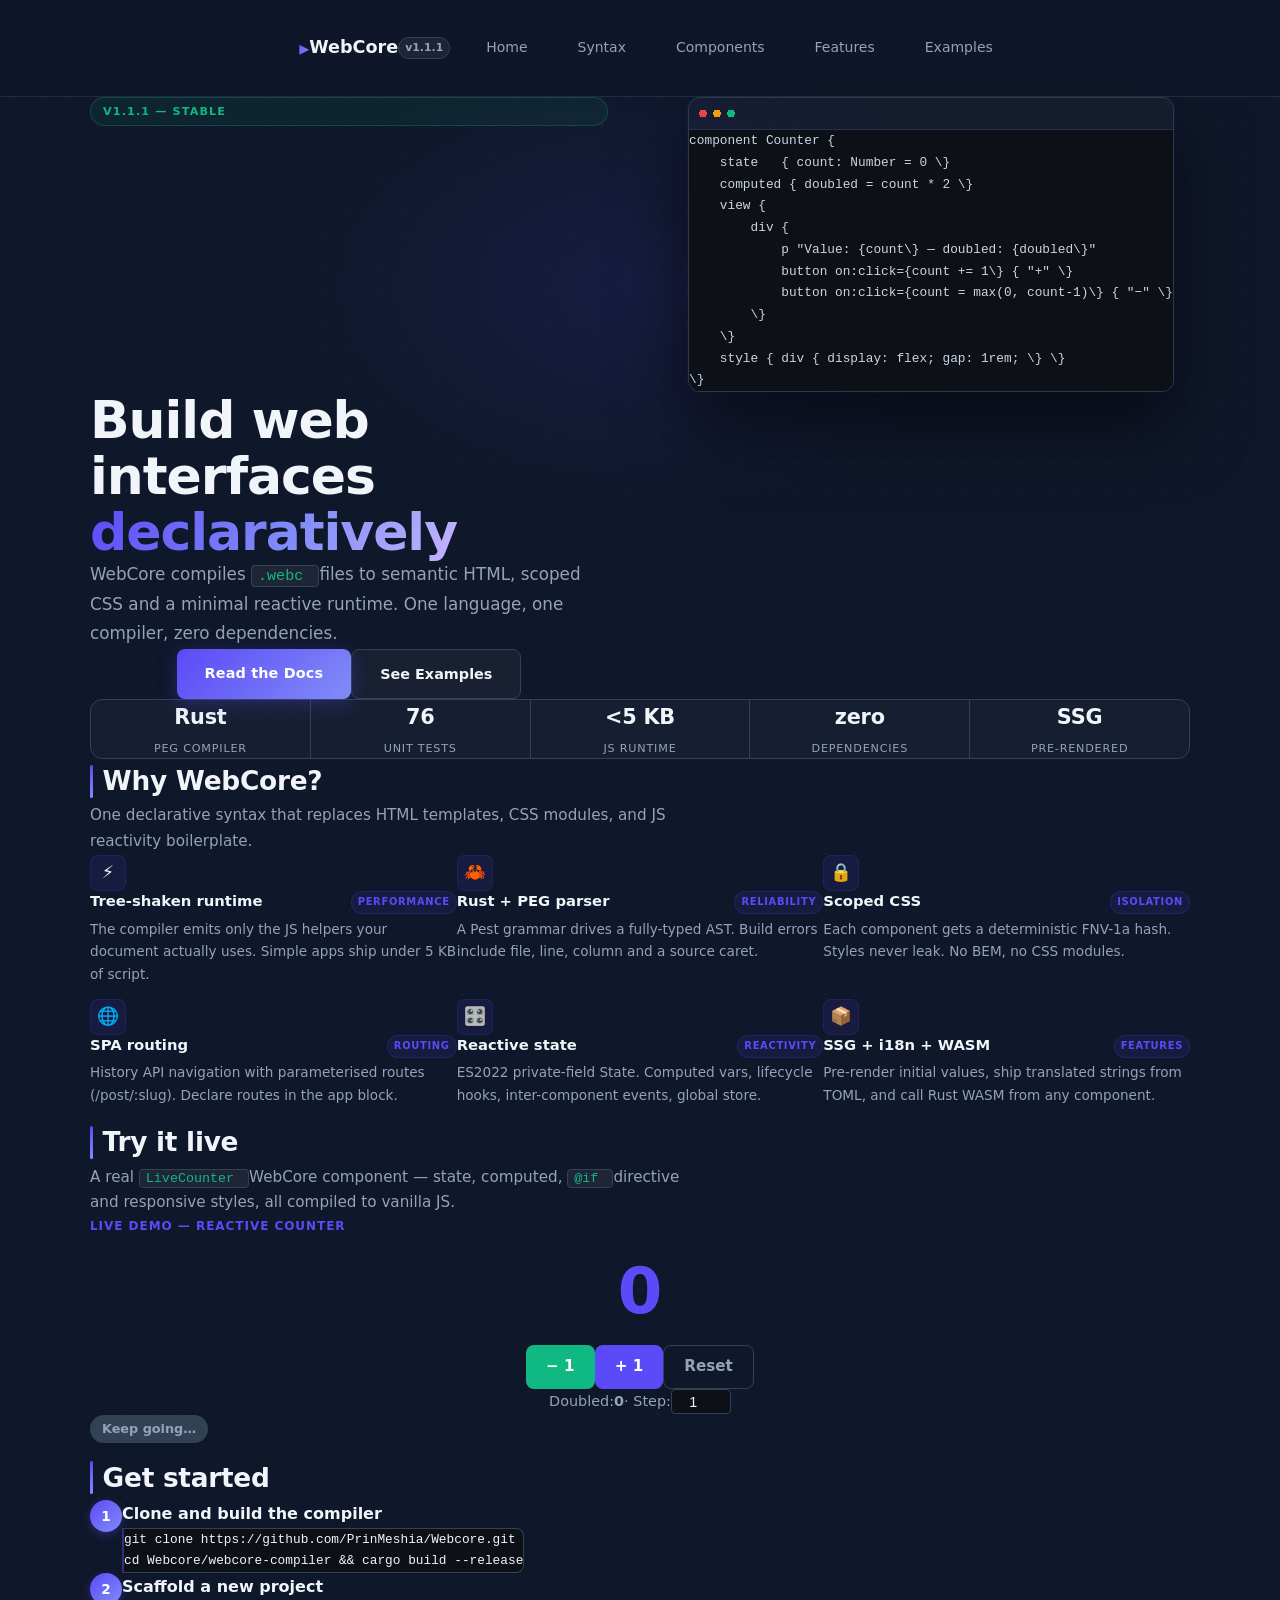
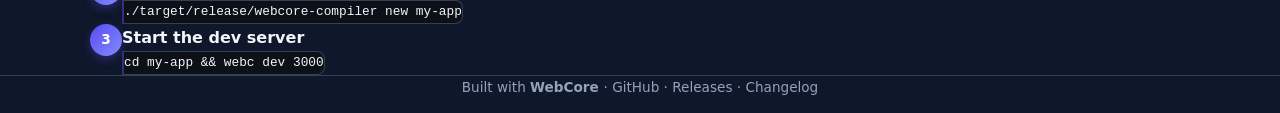
<file: index.html>
<!DOCTYPE html>
<html lang="en">
<head>
  <meta charset="UTF-8">
  <meta name="viewport" content="width=device-width, initial-scale=1.0">
  <title>WebCore Docs</title>
  <link rel="stylesheet" href="assets/theme.css">
  <link rel="stylesheet" href="assets/docs.css">
</head>
<body>
<div class="docs-shell">
<header class="site-header"><div class="header-inner"><a class="logo" href="/" onclick="webcore_navigate('/'); return false;"><span class="logo-mark">▸
</span>
<span class="logo-text">WebCore
</span>
<span class="logo-version">v1.1.1
</span>
</a>
<nav class="site-nav"><a href="/" onclick="webcore_navigate('/'); return false;">Home
</a>
<a href="/syntax" onclick="webcore_navigate('/syntax'); return false;">Syntax
</a>
<a href="/components" onclick="webcore_navigate('/components'); return false;">Components
</a>
<a href="/features" onclick="webcore_navigate('/features'); return false;">Features
</a>
<a href="/examples" onclick="webcore_navigate('/examples'); return false;">Examples
</a>
</nav>
</div>
</header>
<main class="site-main"><div class="hero"><div class="hero-badge">v1.1.1 — Stable
</div>
<h1 class="hero-title">Build web interfaces
<span class="hero-accent"> declaratively
</span>
</h1>
<p class="hero-sub">WebCore compiles 
<code>.webc
</code>
 files to semantic HTML, scoped CSS and a minimal reactive runtime.
 One language, one compiler, zero dependencies.
</p>
<div class="hero-actions"><a class="btn-hero-primary" href="/syntax" onclick="webcore_navigate('/syntax'); return false;">Read the Docs
</a>
<a class="btn-hero-secondary" href="/examples" onclick="webcore_navigate('/examples'); return false;">See Examples
</a>
</div>
<div class="hero-snippet"><pre class="hero-code">component Counter {
    state   { count: Number = 0 \}
    computed { doubled = count * 2 \}
    view {
        div {
            p &quot;Value: {count\} — doubled: {doubled\}&quot;
            button on:click={count += 1\} { &quot;+&quot; \}
            button on:click={count = max(0, count-1)\} { &quot;−&quot; \}
        \}
    \}
    style { div { display: flex; gap: 1rem; \} \}
\}
</pre>
</div>
</div>
<div class="stats-bar"><div class="stat-item"><span class="stat-num">Rust
</span>
<span class="stat-desc">PEG compiler
</span>
</div>
<div class="stat-item"><span class="stat-num">76
</span>
<span class="stat-desc">unit tests
</span>
</div>
<div class="stat-item"><span class="stat-num">&lt;5 KB
</span>
<span class="stat-desc">JS runtime
</span>
</div>
<div class="stat-item"><span class="stat-num">zero
</span>
<span class="stat-desc">dependencies
</span>
</div>
<div class="stat-item"><span class="stat-num">SSG
</span>
<span class="stat-desc">pre-rendered
</span>
</div>
</div>
<section class="section"><h2 class="section-title">Why WebCore?
</h2>
<p class="section-sub">One declarative syntax that replaces HTML templates, CSS modules, and JS reactivity boilerplate.
</p>
<div class="feature-grid"><div data-v="wc-084d57" class="feature-card"><div data-v="wc-084d57" class="feature-icon-wrap"><span data-v="wc-084d57" class="feature-icon">⚡
</span>
</div>
<div data-v="wc-084d57" class="feature-top"><h3 data-v="wc-084d57" class="feature-title">Tree-shaken runtime
</h3>
<span data-v="wc-084d57" class="feature-tag">Performance
</span>
</div>
<p data-v="wc-084d57" class="feature-desc">The compiler emits only the JS helpers your document actually uses. Simple apps ship under 5 KB of script.
</p>
</div>

<div data-v="wc-084d57" class="feature-card"><div data-v="wc-084d57" class="feature-icon-wrap"><span data-v="wc-084d57" class="feature-icon">🦀
</span>
</div>
<div data-v="wc-084d57" class="feature-top"><h3 data-v="wc-084d57" class="feature-title">Rust + PEG parser
</h3>
<span data-v="wc-084d57" class="feature-tag">Reliability
</span>
</div>
<p data-v="wc-084d57" class="feature-desc">A Pest grammar drives a fully-typed AST. Build errors include file, line, column and a source caret.
</p>
</div>

<div data-v="wc-084d57" class="feature-card"><div data-v="wc-084d57" class="feature-icon-wrap"><span data-v="wc-084d57" class="feature-icon">🔒
</span>
</div>
<div data-v="wc-084d57" class="feature-top"><h3 data-v="wc-084d57" class="feature-title">Scoped CSS
</h3>
<span data-v="wc-084d57" class="feature-tag">Isolation
</span>
</div>
<p data-v="wc-084d57" class="feature-desc">Each component gets a deterministic FNV-1a hash. Styles never leak. No BEM, no CSS modules.
</p>
</div>

<div data-v="wc-084d57" class="feature-card"><div data-v="wc-084d57" class="feature-icon-wrap"><span data-v="wc-084d57" class="feature-icon">🌐
</span>
</div>
<div data-v="wc-084d57" class="feature-top"><h3 data-v="wc-084d57" class="feature-title">SPA routing
</h3>
<span data-v="wc-084d57" class="feature-tag">Routing
</span>
</div>
<p data-v="wc-084d57" class="feature-desc">History API navigation with parameterised routes (/post/:slug). Declare routes in the app block.
</p>
</div>

<div data-v="wc-084d57" class="feature-card"><div data-v="wc-084d57" class="feature-icon-wrap"><span data-v="wc-084d57" class="feature-icon">🎛️
</span>
</div>
<div data-v="wc-084d57" class="feature-top"><h3 data-v="wc-084d57" class="feature-title">Reactive state
</h3>
<span data-v="wc-084d57" class="feature-tag">Reactivity
</span>
</div>
<p data-v="wc-084d57" class="feature-desc">ES2022 private-field State. Computed vars, lifecycle hooks, inter-component events, global store.
</p>
</div>

<div data-v="wc-084d57" class="feature-card"><div data-v="wc-084d57" class="feature-icon-wrap"><span data-v="wc-084d57" class="feature-icon">📦
</span>
</div>
<div data-v="wc-084d57" class="feature-top"><h3 data-v="wc-084d57" class="feature-title">SSG + i18n + WASM
</h3>
<span data-v="wc-084d57" class="feature-tag">Features
</span>
</div>
<p data-v="wc-084d57" class="feature-desc">Pre-render initial values, ship translated strings from TOML, and call Rust WASM from any component.
</p>
</div>

</div>
</section>
<section class="section"><h2 class="section-title">Try it live
</h2>
<p class="section-sub">A real 
<code>LiveCounter
</code>
 WebCore component — state, computed, 
<code>@if
</code>
 directive and responsive styles, all compiled to vanilla JS.
</p>
<div data-v="wc-90dbe1" class="demo-box"><p data-v="wc-90dbe1" class="demo-label">Live Demo — Reactive Counter
</p>
<div data-v="wc-90dbe1" class="counter-display"><span data-v="wc-90dbe1" class="counter-value"><span data-webcore-interpolation="count">0</span>
</span>
</div>
<div data-v="wc-90dbe1" class="counter-controls"><button data-v="wc-90dbe1" class="btn btn-secondary" id="homebtn1" onclick="webcore_handle_click('homebtn1'); return false;">−
<span data-webcore-interpolation="step">1</span>
</button>
<button data-v="wc-90dbe1" class="btn btn-primary" id="homebtn2" onclick="webcore_handle_click('homebtn2'); return false;">+
<span data-webcore-interpolation="step">1</span>
</button>
<button data-v="wc-90dbe1" class="btn btn-ghost" id="homebtn3" onclick="webcore_handle_click('homebtn3'); return false;">Reset
</button>
</div>
<div data-v="wc-90dbe1" class="counter-info"><span data-v="wc-90dbe1">Doubled: 
</span>
<strong data-v="wc-90dbe1"><span data-webcore-interpolation="doubled"></span>
</strong>
<span data-v="wc-90dbe1"> · Step: 
</span>
<input data-v="wc-90dbe1" data-webcore-bound type="number" class="step-input" data-webcore-attr-value="step" id="homebtn4" oninput="webcore_handle_input('homebtn4')"></input>
</div>
<div data-webcore-if="count &gt; 9" data-v="wc-90dbe1" style="display:none">
<p data-v="wc-90dbe1" class="badge badge-accent">Double digits!
</p>
</div>
<div data-webcore-else="count &gt; 9" data-v="wc-90dbe1" style="display:block">
<p data-v="wc-90dbe1" class="badge badge-muted">Keep going…
</p>
</div>

</div>

</section>
<section class="section"><h2 class="section-title">Get started
</h2>
<div class="install-steps"><div class="install-step"><span class="step-num">1
</span>
<div><strong>Clone and build the compiler
</strong>
<pre class="inline-code">git clone https://github.com/PrinMeshia/Webcore.git
cd Webcore/webcore-compiler &amp;&amp; cargo build --release
</pre>
</div>
</div>
<div class="install-step"><span class="step-num">2
</span>
<div><strong>Scaffold a new project
</strong>
<pre class="inline-code">./target/release/webcore-compiler new my-app
</pre>
</div>
</div>
<div class="install-step"><span class="step-num">3
</span>
<div><strong>Start the dev server
</strong>
<pre class="inline-code">cd my-app &amp;&amp; webc dev 3000
</pre>
</div>
</div>
</div>
</section>
</main>
<footer class="site-footer"><p>Built with 
<strong>WebCore
</strong>
 · 
<a href="https://github.com/PrinMeshia/Webcore">GitHub
</a>
 · 
<a href="https://github.com/PrinMeshia/Webcore/releases">Releases
</a>
 · 
<a href="https://github.com/PrinMeshia/Webcore/blob/main/CHANGELOG.md">Changelog
</a>
</p>
</footer>
</div>
  <script src="assets/webcore.js?v=fd9fde34"></script>
</body>
</html>
</file>
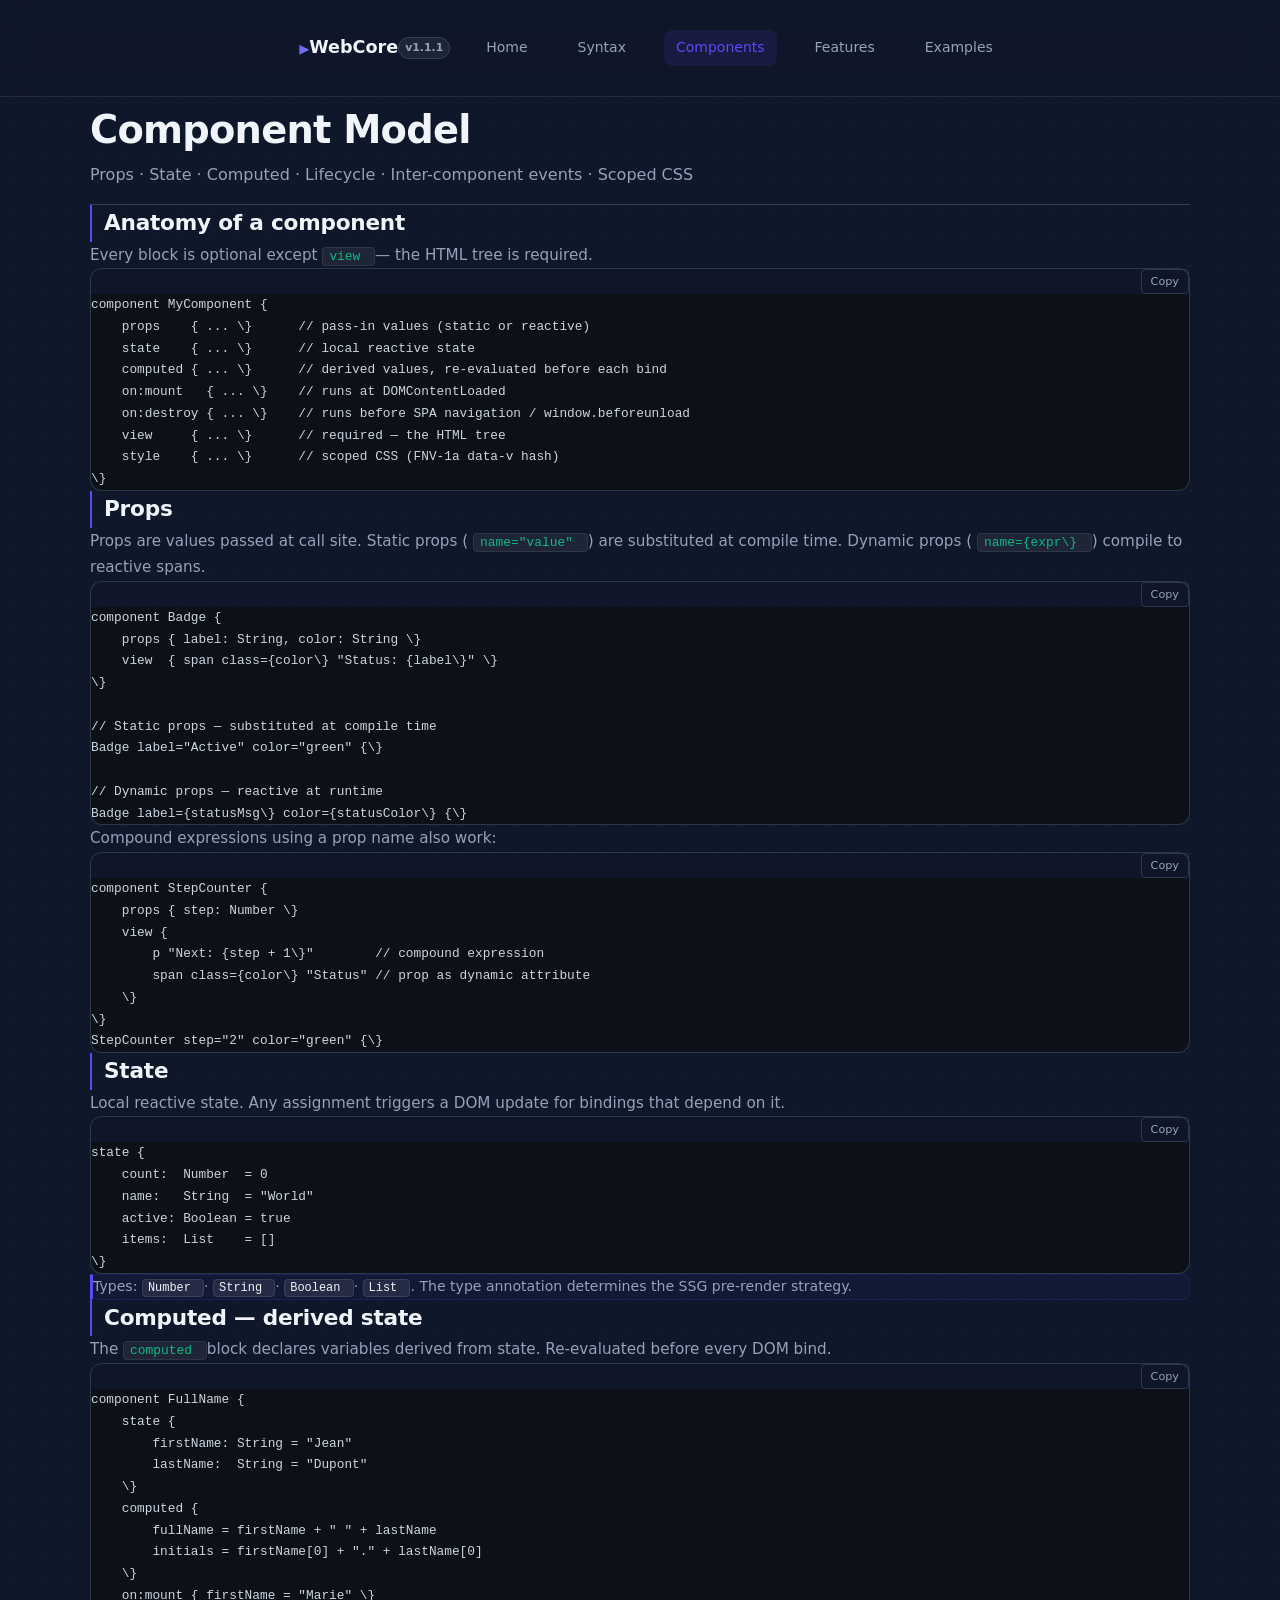
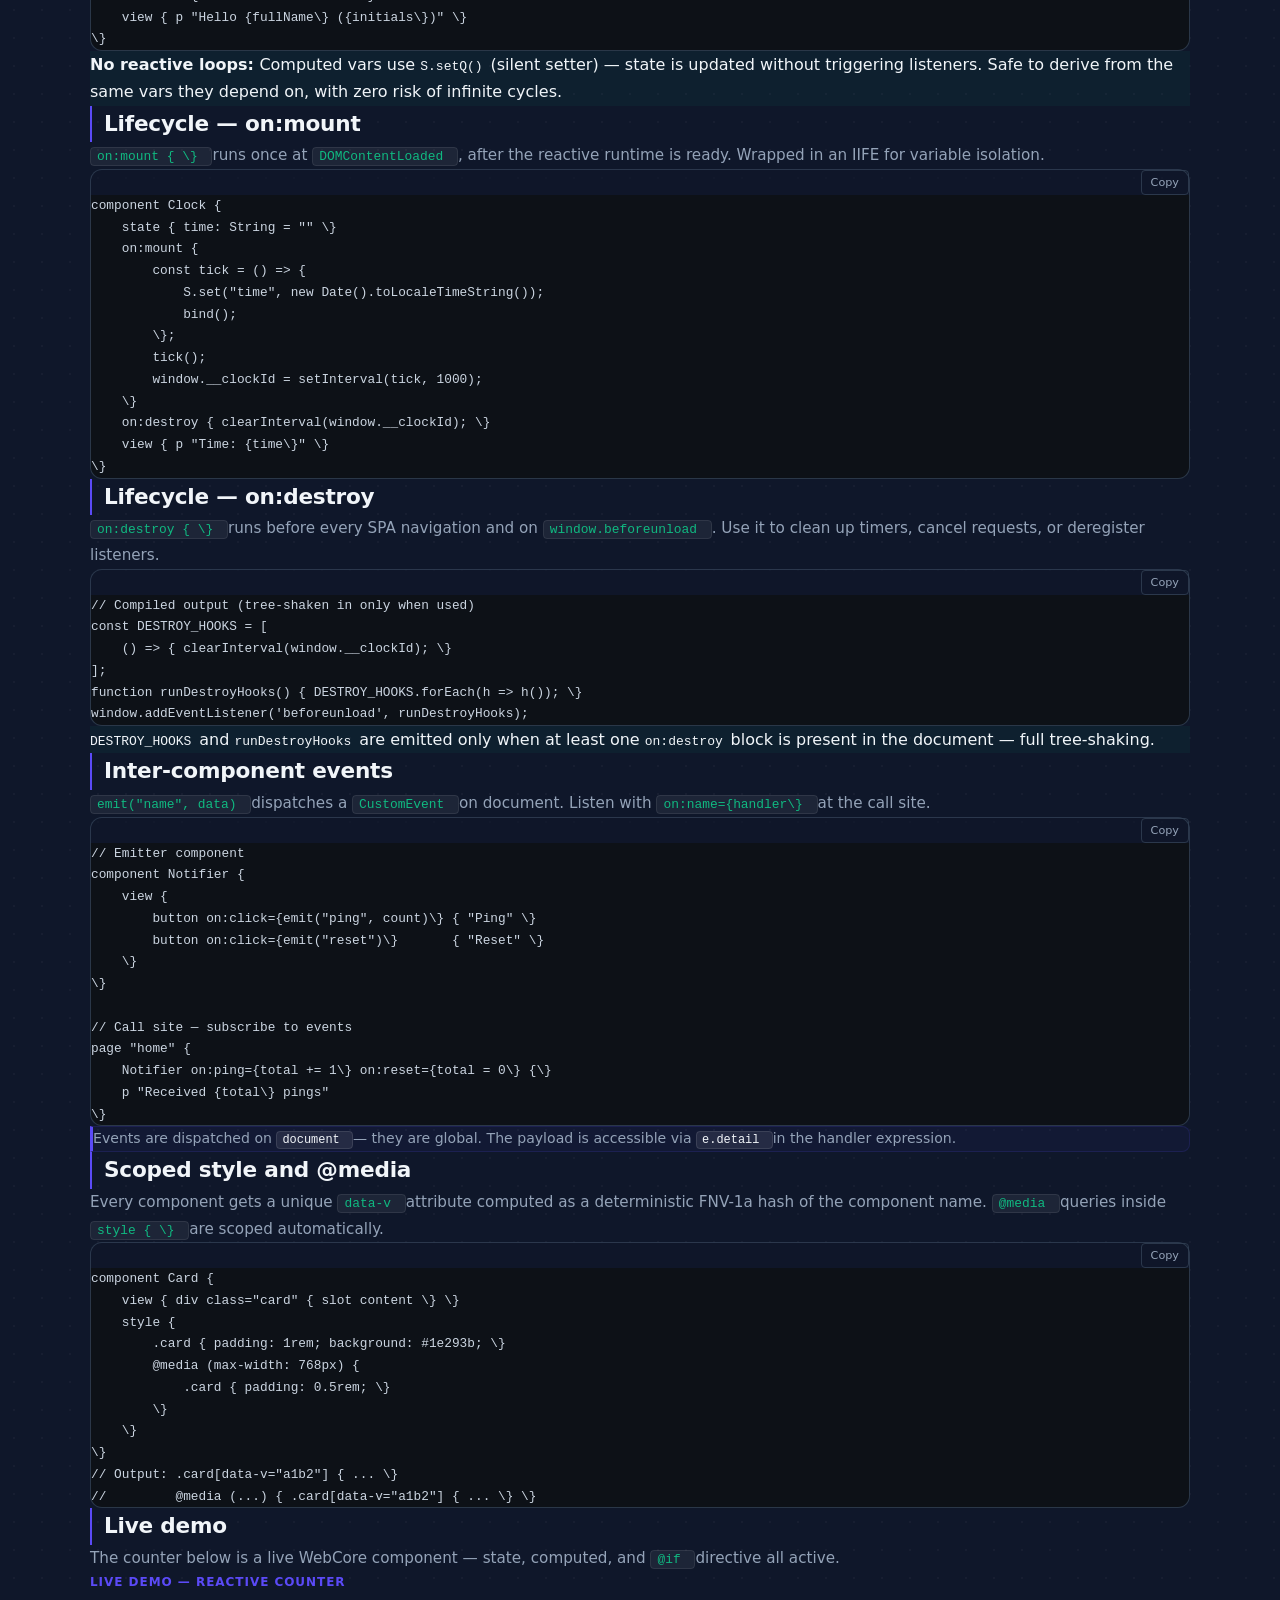
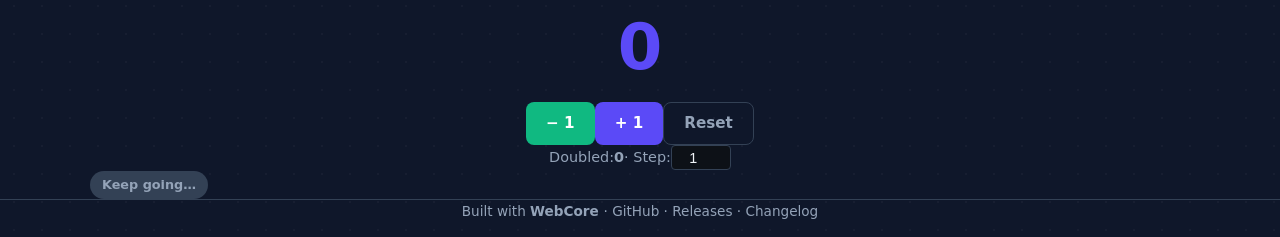
<file: components.html>
<!DOCTYPE html>
<html lang="en">
<head>
  <meta charset="UTF-8">
  <meta name="viewport" content="width=device-width, initial-scale=1.0">
  <title>WebCore Docs</title>
  <link rel="stylesheet" href="assets/theme.css">
  <link rel="stylesheet" href="assets/docs.css">
</head>
<body>
<div class="docs-shell">
<header class="site-header"><div class="header-inner"><a class="logo" href="/" onclick="webcore_navigate('/'); return false;"><span class="logo-mark">▸
</span>
<span class="logo-text">WebCore
</span>
<span class="logo-version">v1.1.1
</span>
</a>
<nav class="site-nav"><a href="/" onclick="webcore_navigate('/'); return false;">Home
</a>
<a href="/syntax" onclick="webcore_navigate('/syntax'); return false;">Syntax
</a>
<a href="/components" onclick="webcore_navigate('/components'); return false;">Components
</a>
<a href="/features" onclick="webcore_navigate('/features'); return false;">Features
</a>
<a href="/examples" onclick="webcore_navigate('/examples'); return false;">Examples
</a>
</nav>
</div>
</header>
<main class="site-main"><div class="page-header"><h1>Component Model
</h1>
<p class="page-sub">Props · State · Computed · Lifecycle · Inter-component events · Scoped CSS
</p>
</div>
<section class="doc-section"><h2>Anatomy of a component
</h2>
<p>Every block is optional except 
<code>view
</code>
 — the HTML tree is required.
</p>
<pre class="code-block">component MyComponent {
    props    { ... \}      // pass-in values (static or reactive)
    state    { ... \}      // local reactive state
    computed { ... \}      // derived values, re-evaluated before each bind
    on:mount   { ... \}    // runs at DOMContentLoaded
    on:destroy { ... \}    // runs before SPA navigation / window.beforeunload
    view     { ... \}      // required — the HTML tree
    style    { ... \}      // scoped CSS (FNV-1a data-v hash)
\}
</pre>
</section>
<section class="doc-section"><h2>Props
</h2>
<p>Props are values passed at call site. 
Static props (
<code>name=&quot;value&quot;
</code>
) are substituted at compile time. Dynamic props (
<code>name={expr\}
</code>
) compile to reactive spans.
</p>
<pre class="code-block">component Badge {
    props { label: String, color: String \}
    view  { span class={color\} &quot;Status: {label\}&quot; \}
\}

// Static props — substituted at compile time
Badge label=&quot;Active&quot; color=&quot;green&quot; {\}

// Dynamic props — reactive at runtime
Badge label={statusMsg\} color={statusColor\} {\}
</pre>
<p>Compound expressions using a prop name also work:
</p>
<pre class="code-block">component StepCounter {
    props { step: Number \}
    view {
        p &quot;Next: {step + 1\}&quot;        // compound expression
        span class={color\} &quot;Status&quot; // prop as dynamic attribute
    \}
\}
StepCounter step=&quot;2&quot; color=&quot;green&quot; {\}
</pre>
</section>
<section class="doc-section"><h2>State
</h2>
<p>Local reactive state. Any assignment triggers a DOM update for bindings that depend on it.
</p>
<pre class="code-block">state {
    count:  Number  = 0
    name:   String  = &quot;World&quot;
    active: Boolean = true
    items:  List    = []
\}
</pre>
<div class="callout">Types: 
<code>Number
</code>
 · 
<code>String
</code>
 · 
<code>Boolean
</code>
 · 
<code>List
</code>
. The type annotation determines the SSG pre-render strategy.
</div>
</section>
<section class="doc-section"><h2>Computed — derived state
</h2>
<p>The 
<code>computed
</code>
 block declares variables derived from state. Re-evaluated before every DOM bind.
</p>
<pre class="code-block">component FullName {
    state {
        firstName: String = &quot;Jean&quot;
        lastName:  String = &quot;Dupont&quot;
    \}
    computed {
        fullName = firstName + &quot; &quot; + lastName
        initials = firstName[0] + &quot;.&quot; + lastName[0]
    \}
    on:mount { firstName = &quot;Marie&quot; \}
    view { p &quot;Hello {fullName\} ({initials\})&quot; \}
\}
</pre>
<div class="callout-tip"><strong>No reactive loops: 
</strong>
Computed vars use 
<code>S.setQ()
</code>
 (silent setter) — state is updated without triggering listeners. Safe to derive from the same vars they depend on, with zero risk of infinite cycles.
</div>
</section>
<section class="doc-section"><h2>Lifecycle — on:mount
</h2>
<p><code>on:mount { \}
</code>
 runs once at 
<code>DOMContentLoaded
</code>
, after the reactive runtime is ready. Wrapped in an IIFE for variable isolation.
</p>
<pre class="code-block">component Clock {
    state { time: String = &quot;&quot; \}
    on:mount {
        const tick = () =&gt; {
            S.set(&quot;time&quot;, new Date().toLocaleTimeString());
            bind();
        \};
        tick();
        window.__clockId = setInterval(tick, 1000);
    \}
    on:destroy { clearInterval(window.__clockId); \}
    view { p &quot;Time: {time\}&quot; \}
\}
</pre>
</section>
<section class="doc-section"><h2>Lifecycle — on:destroy
</h2>
<p><code>on:destroy { \}
</code>
 runs before every SPA navigation and on 
<code>window.beforeunload
</code>
. Use it to clean up timers, cancel requests, or deregister listeners.
</p>
<pre class="code-block">// Compiled output (tree-shaken in only when used)
const DESTROY_HOOKS = [
    () =&gt; { clearInterval(window.__clockId); \}
];
function runDestroyHooks() { DESTROY_HOOKS.forEach(h =&gt; h()); \}
window.addEventListener(&#x27;beforeunload&#x27;, runDestroyHooks);
</pre>
<div class="callout-tip"><code>DESTROY_HOOKS
</code>
 and 
<code>runDestroyHooks
</code>
 are emitted only when at least one 
<code>on:destroy
</code>
 block is present in the document — full tree-shaking.
</div>
</section>
<section class="doc-section"><h2>Inter-component events
</h2>
<p><code>emit(&quot;name&quot;, data)
</code>
 dispatches a 
<code>CustomEvent
</code>
 on document. Listen with 
<code>on:name={handler\}
</code>
 at the call site.
</p>
<pre class="code-block">// Emitter component
component Notifier {
    view {
        button on:click={emit(&quot;ping&quot;, count)\} { &quot;Ping&quot; \}
        button on:click={emit(&quot;reset&quot;)\}       { &quot;Reset&quot; \}
    \}
\}

// Call site — subscribe to events
page &quot;home&quot; {
    Notifier on:ping={total += 1\} on:reset={total = 0\} {\}
    p &quot;Received {total\} pings&quot;
\}
</pre>
<div class="callout">Events are dispatched on 
<code>document
</code>
 — they are global. The payload is accessible via 
<code>e.detail
</code>
 in the handler expression.
</div>
</section>
<section class="doc-section"><h2>Scoped style and @media
</h2>
<p>Every component gets a unique 
<code>data-v
</code>
 attribute computed as a deterministic FNV-1a hash of the component name. 
<code>@media
</code>
 queries inside 
<code>style { \}
</code>
 are scoped automatically.
</p>
<pre class="code-block">component Card {
    view { div class=&quot;card&quot; { slot content \} \}
    style {
        .card { padding: 1rem; background: #1e293b; \}
        @media (max-width: 768px) {
            .card { padding: 0.5rem; \}
        \}
    \}
\}
// Output: .card[data-v=&quot;a1b2&quot;] { ... \}
//         @media (...) { .card[data-v=&quot;a1b2&quot;] { ... \} \}
</pre>
</section>
<section class="doc-section"><h2>Live demo
</h2>
<p>The counter below is a live WebCore component — state, computed, and 
<code>@if
</code>
 directive all active.
</p>
<div data-v="wc-90dbe1" class="demo-box"><p data-v="wc-90dbe1" class="demo-label">Live Demo — Reactive Counter
</p>
<div data-v="wc-90dbe1" class="counter-display"><span data-v="wc-90dbe1" class="counter-value"><span data-webcore-interpolation="count">0</span>
</span>
</div>
<div data-v="wc-90dbe1" class="counter-controls"><button data-v="wc-90dbe1" class="btn btn-secondary" id="componentsbtn1" onclick="webcore_handle_click('componentsbtn1'); return false;">−
<span data-webcore-interpolation="step">1</span>
</button>
<button data-v="wc-90dbe1" class="btn btn-primary" id="componentsbtn2" onclick="webcore_handle_click('componentsbtn2'); return false;">+
<span data-webcore-interpolation="step">1</span>
</button>
<button data-v="wc-90dbe1" class="btn btn-ghost" id="componentsbtn3" onclick="webcore_handle_click('componentsbtn3'); return false;">Reset
</button>
</div>
<div data-v="wc-90dbe1" class="counter-info"><span data-v="wc-90dbe1">Doubled: 
</span>
<strong data-v="wc-90dbe1"><span data-webcore-interpolation="doubled"></span>
</strong>
<span data-v="wc-90dbe1"> · Step: 
</span>
<input data-v="wc-90dbe1" data-webcore-bound type="number" class="step-input" data-webcore-attr-value="step" id="componentsbtn4" oninput="webcore_handle_input('componentsbtn4')"></input>
</div>
<div data-webcore-if="count &gt; 9" data-v="wc-90dbe1" style="display:none">
<p data-v="wc-90dbe1" class="badge badge-accent">Double digits!
</p>
</div>
<div data-webcore-else="count &gt; 9" data-v="wc-90dbe1" style="display:block">
<p data-v="wc-90dbe1" class="badge badge-muted">Keep going…
</p>
</div>

</div>

</section>
</main>
<footer class="site-footer"><p>Built with 
<strong>WebCore
</strong>
 · 
<a href="https://github.com/PrinMeshia/Webcore">GitHub
</a>
 · 
<a href="https://github.com/PrinMeshia/Webcore/releases">Releases
</a>
 · 
<a href="https://github.com/PrinMeshia/Webcore/blob/main/CHANGELOG.md">Changelog
</a>
</p>
</footer>
</div>
  <script src="assets/webcore.js?v=fd9fde34"></script>
</body>
</html>
</file>
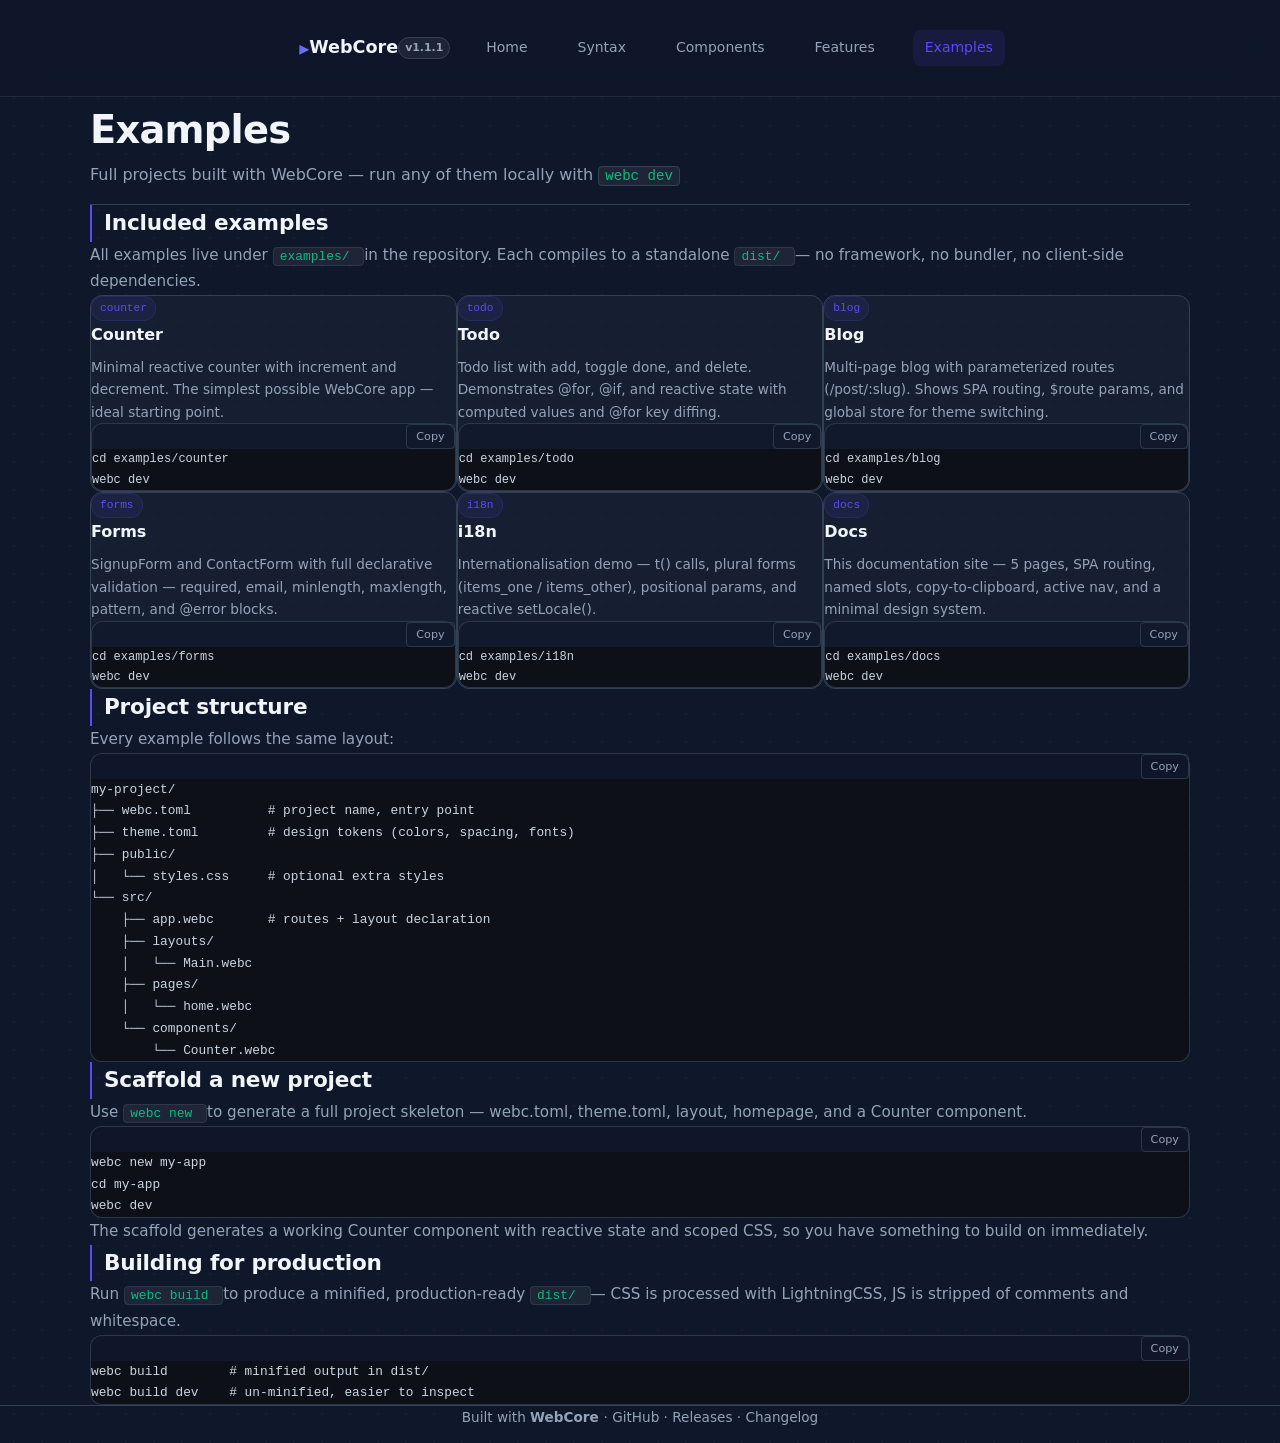
<file: examples.html>
<!DOCTYPE html>
<html lang="en">
<head>
  <meta charset="UTF-8">
  <meta name="viewport" content="width=device-width, initial-scale=1.0">
  <title>WebCore Docs</title>
  <link rel="stylesheet" href="assets/theme.css">
  <link rel="stylesheet" href="assets/docs.css">
</head>
<body>
<div class="docs-shell">
<header class="site-header"><div class="header-inner"><a class="logo" href="/" onclick="webcore_navigate('/'); return false;"><span class="logo-mark">▸
</span>
<span class="logo-text">WebCore
</span>
<span class="logo-version">v1.1.1
</span>
</a>
<nav class="site-nav"><a href="/" onclick="webcore_navigate('/'); return false;">Home
</a>
<a href="/syntax" onclick="webcore_navigate('/syntax'); return false;">Syntax
</a>
<a href="/components" onclick="webcore_navigate('/components'); return false;">Components
</a>
<a href="/features" onclick="webcore_navigate('/features'); return false;">Features
</a>
<a href="/examples" onclick="webcore_navigate('/examples'); return false;">Examples
</a>
</nav>
</div>
</header>
<main class="site-main"><div class="page-header"><h1>Examples
</h1>
<p class="page-sub">Full projects built with WebCore — run any of them locally with 
<code>webc dev
</code>
</p>
</div>
<section class="doc-section"><h2>Included examples
</h2>
<p>All examples live under 
<code>examples/
</code>
 in the repository. Each compiles to a standalone 
<code>dist/
</code>
 — no framework, no bundler, no client-side dependencies.
</p>
<div class="examples-grid"><div class="example-card"><code class="example-tag">counter
</code>
<h3>Counter
</h3>
<p>Minimal reactive counter with increment and decrement. The simplest possible WebCore app — ideal starting point.
</p>
<pre class="code-block">cd examples/counter
webc dev
</pre>
</div>
<div class="example-card"><code class="example-tag">todo
</code>
<h3>Todo
</h3>
<p>Todo list with add, toggle done, and delete. Demonstrates @for, @if, and reactive state with computed values and @for key diffing.
</p>
<pre class="code-block">cd examples/todo
webc dev
</pre>
</div>
<div class="example-card"><code class="example-tag">blog
</code>
<h3>Blog
</h3>
<p>Multi-page blog with parameterized routes (/post/:slug). Shows SPA routing, $route params, and global store for theme switching.
</p>
<pre class="code-block">cd examples/blog
webc dev
</pre>
</div>
<div class="example-card"><code class="example-tag">forms
</code>
<h3>Forms
</h3>
<p>SignupForm and ContactForm with full declarative validation — required, email, minlength, maxlength, pattern, and @error blocks.
</p>
<pre class="code-block">cd examples/forms
webc dev
</pre>
</div>
<div class="example-card"><code class="example-tag">i18n
</code>
<h3>i18n
</h3>
<p>Internationalisation demo — t() calls, plural forms (items_one / items_other), positional params, and reactive setLocale().
</p>
<pre class="code-block">cd examples/i18n
webc dev
</pre>
</div>
<div class="example-card"><code class="example-tag">docs
</code>
<h3>Docs
</h3>
<p>This documentation site — 5 pages, SPA routing, named slots, copy-to-clipboard, active nav, and a minimal design system.
</p>
<pre class="code-block">cd examples/docs
webc dev
</pre>
</div>
</div>
</section>
<section class="doc-section"><h2>Project structure
</h2>
<p>Every example follows the same layout:
</p>
<pre class="code-block">my-project/
├── webc.toml          # project name, entry point
├── theme.toml         # design tokens (colors, spacing, fonts)
├── public/
│   └── styles.css     # optional extra styles
└── src/
    ├── app.webc       # routes + layout declaration
    ├── layouts/
    │   └── Main.webc
    ├── pages/
    │   └── home.webc
    └── components/
        └── Counter.webc
</pre>
</section>
<section class="doc-section"><h2>Scaffold a new project
</h2>
<p>Use 
<code>webc new
</code>
 to generate a full project skeleton — webc.toml, theme.toml, layout, homepage, and a Counter component.
</p>
<pre class="code-block">webc new my-app
cd my-app
webc dev
</pre>
<p>The scaffold generates a working Counter component with reactive state and scoped CSS, so you have something to build on immediately.
</p>
</section>
<section class="doc-section"><h2>Building for production
</h2>
<p>Run 
<code>webc build
</code>
 to produce a minified, production-ready 
<code>dist/
</code>
 — CSS is processed with LightningCSS, JS is stripped of comments and whitespace.
</p>
<pre class="code-block">webc build        # minified output in dist/
webc build dev    # un-minified, easier to inspect
</pre>
</section>
</main>
<footer class="site-footer"><p>Built with 
<strong>WebCore
</strong>
 · 
<a href="https://github.com/PrinMeshia/Webcore">GitHub
</a>
 · 
<a href="https://github.com/PrinMeshia/Webcore/releases">Releases
</a>
 · 
<a href="https://github.com/PrinMeshia/Webcore/blob/main/CHANGELOG.md">Changelog
</a>
</p>
</footer>
</div>
  <script src="assets/webcore.js?v=fd9fde34"></script>
</body>
</html>
</file>
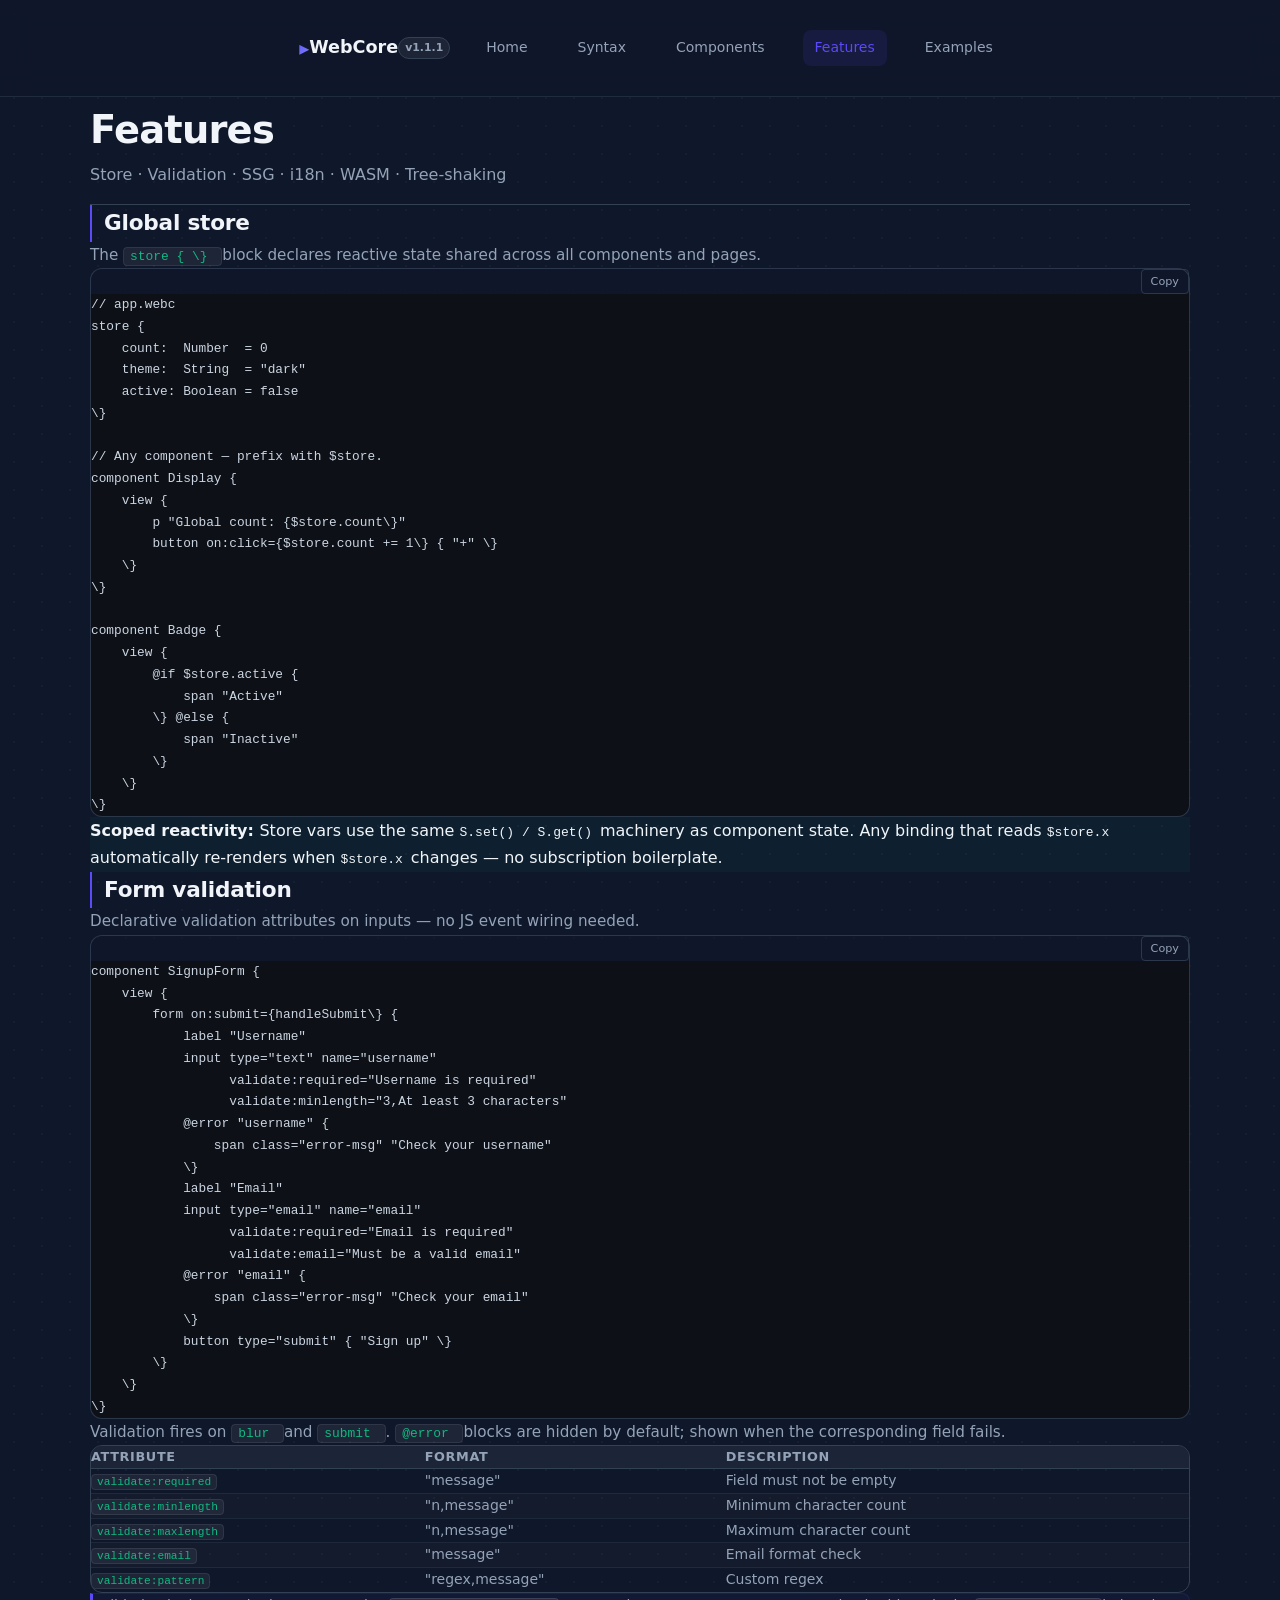
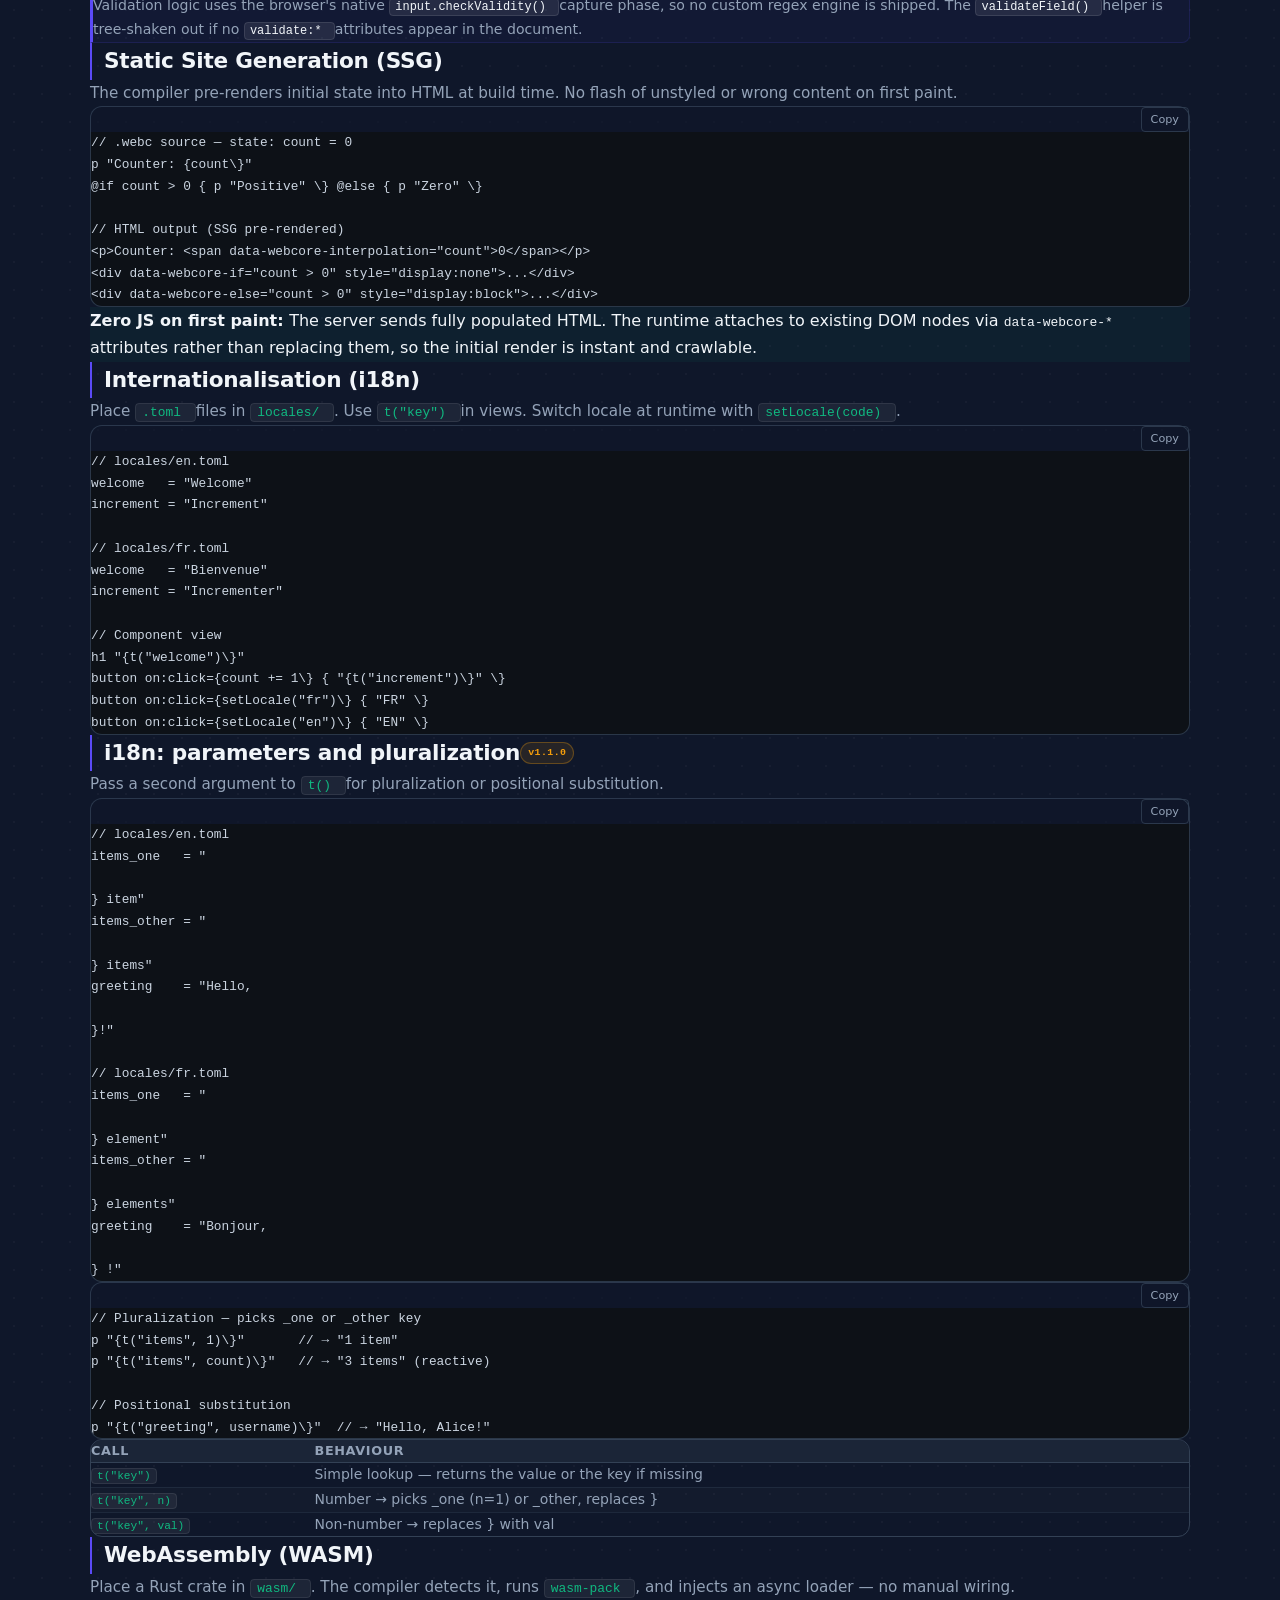
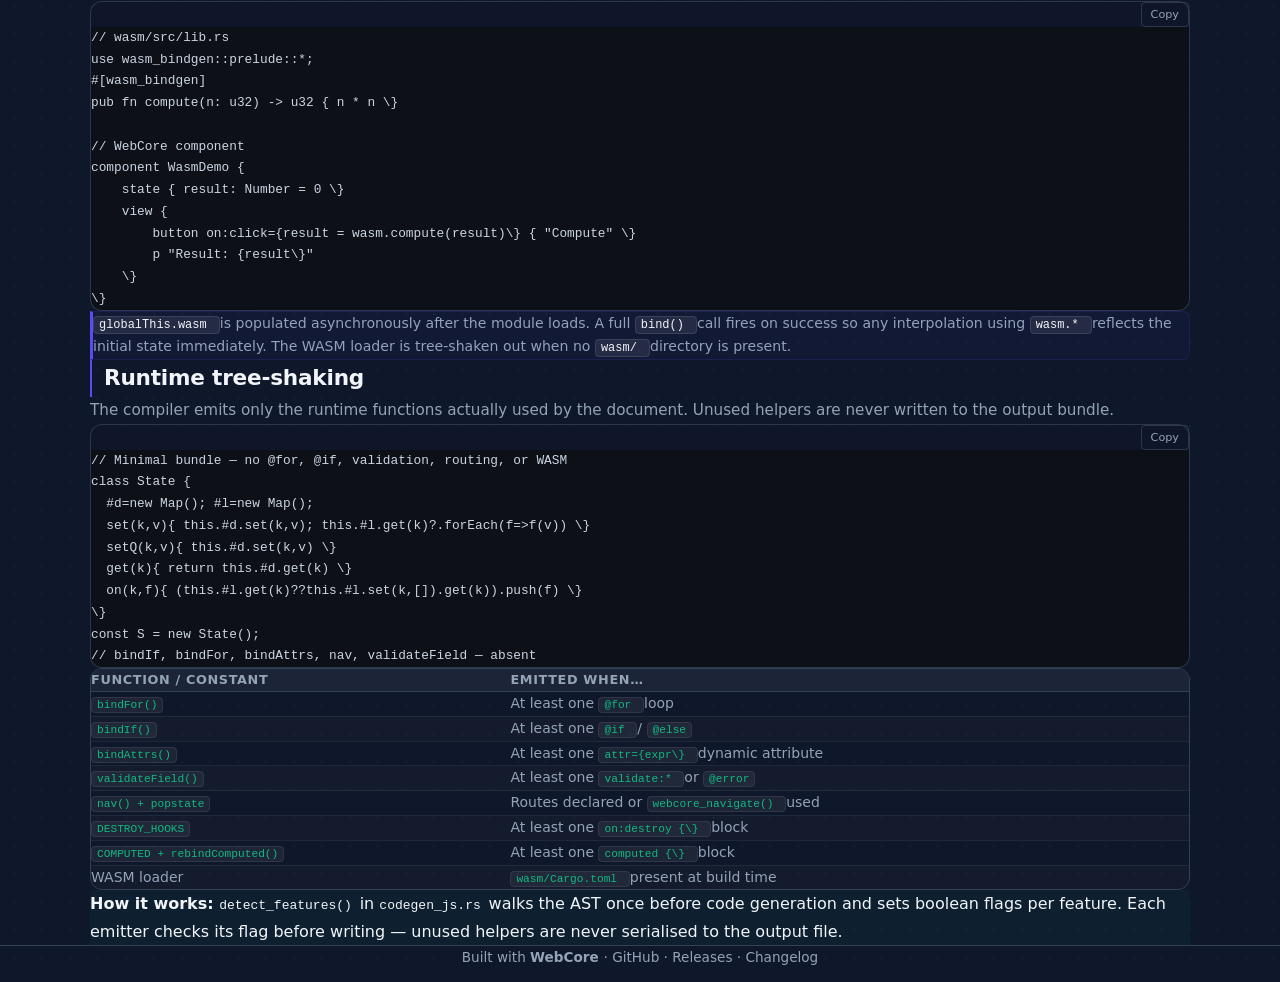
<file: features.html>
<!DOCTYPE html>
<html lang="en">
<head>
  <meta charset="UTF-8">
  <meta name="viewport" content="width=device-width, initial-scale=1.0">
  <title>WebCore Docs</title>
  <link rel="stylesheet" href="assets/theme.css">
  <link rel="stylesheet" href="assets/docs.css">
</head>
<body>
<div class="docs-shell">
<header class="site-header"><div class="header-inner"><a class="logo" href="/" onclick="webcore_navigate('/'); return false;"><span class="logo-mark">▸
</span>
<span class="logo-text">WebCore
</span>
<span class="logo-version">v1.1.1
</span>
</a>
<nav class="site-nav"><a href="/" onclick="webcore_navigate('/'); return false;">Home
</a>
<a href="/syntax" onclick="webcore_navigate('/syntax'); return false;">Syntax
</a>
<a href="/components" onclick="webcore_navigate('/components'); return false;">Components
</a>
<a href="/features" onclick="webcore_navigate('/features'); return false;">Features
</a>
<a href="/examples" onclick="webcore_navigate('/examples'); return false;">Examples
</a>
</nav>
</div>
</header>
<main class="site-main"><div class="page-header"><h1>Features
</h1>
<p class="page-sub">Store · Validation · SSG · i18n · WASM · Tree-shaking
</p>
</div>
<section class="doc-section"><h2>Global store
</h2>
<p>The 
<code>store { \}
</code>
 block declares reactive state shared across all components and pages.
</p>
<pre class="code-block">// app.webc
store {
    count:  Number  = 0
    theme:  String  = &quot;dark&quot;
    active: Boolean = false
\}

// Any component — prefix with $store.
component Display {
    view {
        p &quot;Global count: {$store.count\}&quot;
        button on:click={$store.count += 1\} { &quot;+&quot; \}
    \}
\}

component Badge {
    view {
        @if $store.active {
            span &quot;Active&quot;
        \} @else {
            span &quot;Inactive&quot;
        \}
    \}
\}
</pre>
<div class="callout-tip"><strong>Scoped reactivity: 
</strong>
Store vars use the same 
<code>S.set() / S.get()
</code>
 machinery as component state. Any binding that reads 
<code>$store.x
</code>
 automatically re-renders when 
<code>$store.x
</code>
 changes — no subscription boilerplate.
</div>
</section>
<section class="doc-section"><h2>Form validation
</h2>
<p>Declarative validation attributes on inputs — no JS event wiring needed.
</p>
<pre class="code-block">component SignupForm {
    view {
        form on:submit={handleSubmit\} {
            label &quot;Username&quot;
            input type=&quot;text&quot; name=&quot;username&quot;
                  validate:required=&quot;Username is required&quot;
                  validate:minlength=&quot;3,At least 3 characters&quot;
            @error &quot;username&quot; {
                span class=&quot;error-msg&quot; &quot;Check your username&quot;
            \}
            label &quot;Email&quot;
            input type=&quot;email&quot; name=&quot;email&quot;
                  validate:required=&quot;Email is required&quot;
                  validate:email=&quot;Must be a valid email&quot;
            @error &quot;email&quot; {
                span class=&quot;error-msg&quot; &quot;Check your email&quot;
            \}
            button type=&quot;submit&quot; { &quot;Sign up&quot; \}
        \}
    \}
\}
</pre>
<p>Validation fires on 
<code>blur
</code>
 and 
<code>submit
</code>
. 
<code>@error
</code>
 blocks are hidden by default; shown when the corresponding field fails.
</p>
<div class="table-wrap"><table><thead><tr><th>Attribute
</th>
<th>Format
</th>
<th>Description
</th>
</tr>
</thead>
<tbody><tr><td><code>validate:required
</code>
</td>
<td>&quot;message&quot;
</td>
<td>Field must not be empty
</td>
</tr>
<tr><td><code>validate:minlength
</code>
</td>
<td>&quot;n,message&quot;
</td>
<td>Minimum character count
</td>
</tr>
<tr><td><code>validate:maxlength
</code>
</td>
<td>&quot;n,message&quot;
</td>
<td>Maximum character count
</td>
</tr>
<tr><td><code>validate:email
</code>
</td>
<td>&quot;message&quot;
</td>
<td>Email format check
</td>
</tr>
<tr><td><code>validate:pattern
</code>
</td>
<td>&quot;regex,message&quot;
</td>
<td>Custom regex
</td>
</tr>
</tbody>
</table>
</div>
<div class="callout">Validation logic uses the browser&#x27;s native 
<code>input.checkValidity()
</code>
 capture phase, so no custom regex engine is shipped. The 
<code>validateField()
</code>
 helper is tree-shaken out if no 
<code>validate:*
</code>
 attributes appear in the document.
</div>
</section>
<section class="doc-section"><h2>Static Site Generation (SSG)
</h2>
<p>The compiler pre-renders initial state into HTML at build time. 
No flash of unstyled or wrong content on first paint.
</p>
<pre class="code-block">// .webc source — state: count = 0
p &quot;Counter: {count\}&quot;
@if count &gt; 0 { p &quot;Positive&quot; \} @else { p &quot;Zero&quot; \}

// HTML output (SSG pre-rendered)
&lt;p&gt;Counter: &lt;span data-webcore-interpolation=&quot;count&quot;&gt;0&lt;/span&gt;&lt;/p&gt;
&lt;div data-webcore-if=&quot;count &gt; 0&quot; style=&quot;display:none&quot;&gt;...&lt;/div&gt;
&lt;div data-webcore-else=&quot;count &gt; 0&quot; style=&quot;display:block&quot;&gt;...&lt;/div&gt;
</pre>
<div class="callout-tip"><strong>Zero JS on first paint: 
</strong>
The server sends fully populated HTML. The runtime attaches to existing DOM nodes via 
<code>data-webcore-*
</code>
 attributes rather than replacing them, so the initial render is instant and crawlable.
</div>
</section>
<section class="doc-section"><h2>Internationalisation (i18n)
</h2>
<p>Place 
<code>.toml
</code>
 files in 
<code>locales/
</code>
. Use 
<code>t(&quot;key&quot;)
</code>
 in views. Switch locale at runtime with 
<code>setLocale(code)
</code>
.
</p>
<pre class="code-block">// locales/en.toml
welcome   = &quot;Welcome&quot;
increment = &quot;Increment&quot;

// locales/fr.toml
welcome   = &quot;Bienvenue&quot;
increment = &quot;Incrementer&quot;

// Component view
h1 &quot;{t(&quot;welcome&quot;)\}&quot;
button on:click={count += 1\} { &quot;{t(&quot;increment&quot;)\}&quot; \}
button on:click={setLocale(&quot;fr&quot;)\} { &quot;FR&quot; \}
button on:click={setLocale(&quot;en&quot;)\} { &quot;EN&quot; \}
</pre>
</section>
<section class="doc-section"><h2>i18n: parameters and pluralization 
<span class="version-tag">v1.1.0
</span>
</h2>
<p>Pass a second argument to 
<code>t()
</code>
 for pluralization or positional substitution.
</p>
<pre class="code-block">// locales/en.toml
items_one   = &quot;
<span data-webcore-interpolation="{count"></span>
} item&quot;
items_other = &quot;
<span data-webcore-interpolation="{count"></span>
} items&quot;
greeting    = &quot;Hello, 
<span data-webcore-interpolation="{0"></span>
}!&quot;

// locales/fr.toml
items_one   = &quot;
<span data-webcore-interpolation="{count"></span>
} element&quot;
items_other = &quot;
<span data-webcore-interpolation="{count"></span>
} elements&quot;
greeting    = &quot;Bonjour, 
<span data-webcore-interpolation="{0"></span>
} !&quot;
</pre>
<pre class="code-block">// Pluralization — picks _one or _other key
p &quot;{t(&quot;items&quot;, 1)\}&quot;       // → &quot;1 item&quot;
p &quot;{t(&quot;items&quot;, count)\}&quot;   // → &quot;3 items&quot; (reactive)

// Positional substitution
p &quot;{t(&quot;greeting&quot;, username)\}&quot;  // → &quot;Hello, Alice!&quot;
</pre>
<div class="table-wrap"><table><thead><tr><th>Call
</th>
<th>Behaviour
</th>
</tr>
</thead>
<tbody><tr><td><code>t(&quot;key&quot;)
</code>
</td>
<td>Simple lookup — returns the value or the key if missing
</td>
</tr>
<tr><td><code>t(&quot;key&quot;, n)
</code>
</td>
<td>Number → picks _one (n=1) or _other, replaces 
<span data-webcore-interpolation="{count"></span>
}
</td>
</tr>
<tr><td><code>t(&quot;key&quot;, val)
</code>
</td>
<td>Non-number → replaces 
<span data-webcore-interpolation="{0"></span>
} with val
</td>
</tr>
</tbody>
</table>
</div>
</section>
<section class="doc-section"><h2>WebAssembly (WASM)
</h2>
<p>Place a Rust crate in 
<code>wasm/
</code>
. The compiler detects it, runs 
<code>wasm-pack
</code>
, and injects an async loader — no manual wiring.
</p>
<pre class="code-block">// wasm/src/lib.rs
use wasm_bindgen::prelude::*;
#[wasm_bindgen]
pub fn compute(n: u32) -&gt; u32 { n * n \}

// WebCore component
component WasmDemo {
    state { result: Number = 0 \}
    view {
        button on:click={result = wasm.compute(result)\} { &quot;Compute&quot; \}
        p &quot;Result: {result\}&quot;
    \}
\}
</pre>
<div class="callout"><code>globalThis.wasm
</code>
 is populated asynchronously after the module loads. 
A full 
<code>bind()
</code>
 call fires on success so any interpolation using 
<code>wasm.*
</code>
 reflects the initial state immediately. The WASM loader is tree-shaken out when no 
<code>wasm/
</code>
 directory is present.
</div>
</section>
<section class="doc-section"><h2>Runtime tree-shaking
</h2>
<p>The compiler emits only the runtime functions actually used by the document. 
Unused helpers are never written to the output bundle.
</p>
<pre class="code-block">// Minimal bundle — no @for, @if, validation, routing, or WASM
class State {
  #d=new Map(); #l=new Map();
  set(k,v){ this.#d.set(k,v); this.#l.get(k)?.forEach(f=&gt;f(v)) \}
  setQ(k,v){ this.#d.set(k,v) \}
  get(k){ return this.#d.get(k) \}
  on(k,f){ (this.#l.get(k)??this.#l.set(k,[]).get(k)).push(f) \}
\}
const S = new State();
// bindIf, bindFor, bindAttrs, nav, validateField — absent
</pre>
<div class="table-wrap"><table><thead><tr><th>Function / constant
</th>
<th>Emitted when…
</th>
</tr>
</thead>
<tbody><tr><td><code>bindFor()
</code>
</td>
<td>At least one 
<code>@for
</code>
 loop
</td>
</tr>
<tr><td><code>bindIf()
</code>
</td>
<td>At least one 
<code>@if
</code>
 / 
<code>@else
</code>
</td>
</tr>
<tr><td><code>bindAttrs()
</code>
</td>
<td>At least one 
<code>attr={expr\}
</code>
 dynamic attribute
</td>
</tr>
<tr><td><code>validateField()
</code>
</td>
<td>At least one 
<code>validate:*
</code>
 or 
<code>@error
</code>
</td>
</tr>
<tr><td><code>nav() + popstate
</code>
</td>
<td>Routes declared or 
<code>webcore_navigate()
</code>
 used
</td>
</tr>
<tr><td><code>DESTROY_HOOKS
</code>
</td>
<td>At least one 
<code>on:destroy {\}
</code>
 block
</td>
</tr>
<tr><td><code>COMPUTED + rebindComputed()
</code>
</td>
<td>At least one 
<code>computed {\}
</code>
 block
</td>
</tr>
<tr><td>WASM loader
</td>
<td><code>wasm/Cargo.toml
</code>
 present at build time
</td>
</tr>
</tbody>
</table>
</div>
<div class="callout-tip"><strong>How it works: 
</strong>
<code>detect_features()
</code>
 in 
<code>codegen_js.rs
</code>
 walks the AST once before code generation and sets boolean flags per feature. Each emitter checks its flag before writing — unused helpers are never serialised to the output file.
</div>
</section>
</main>
<footer class="site-footer"><p>Built with 
<strong>WebCore
</strong>
 · 
<a href="https://github.com/PrinMeshia/Webcore">GitHub
</a>
 · 
<a href="https://github.com/PrinMeshia/Webcore/releases">Releases
</a>
 · 
<a href="https://github.com/PrinMeshia/Webcore/blob/main/CHANGELOG.md">Changelog
</a>
</p>
</footer>
</div>
  <script src="assets/webcore.js?v=fd9fde34"></script>
</body>
</html>
</file>
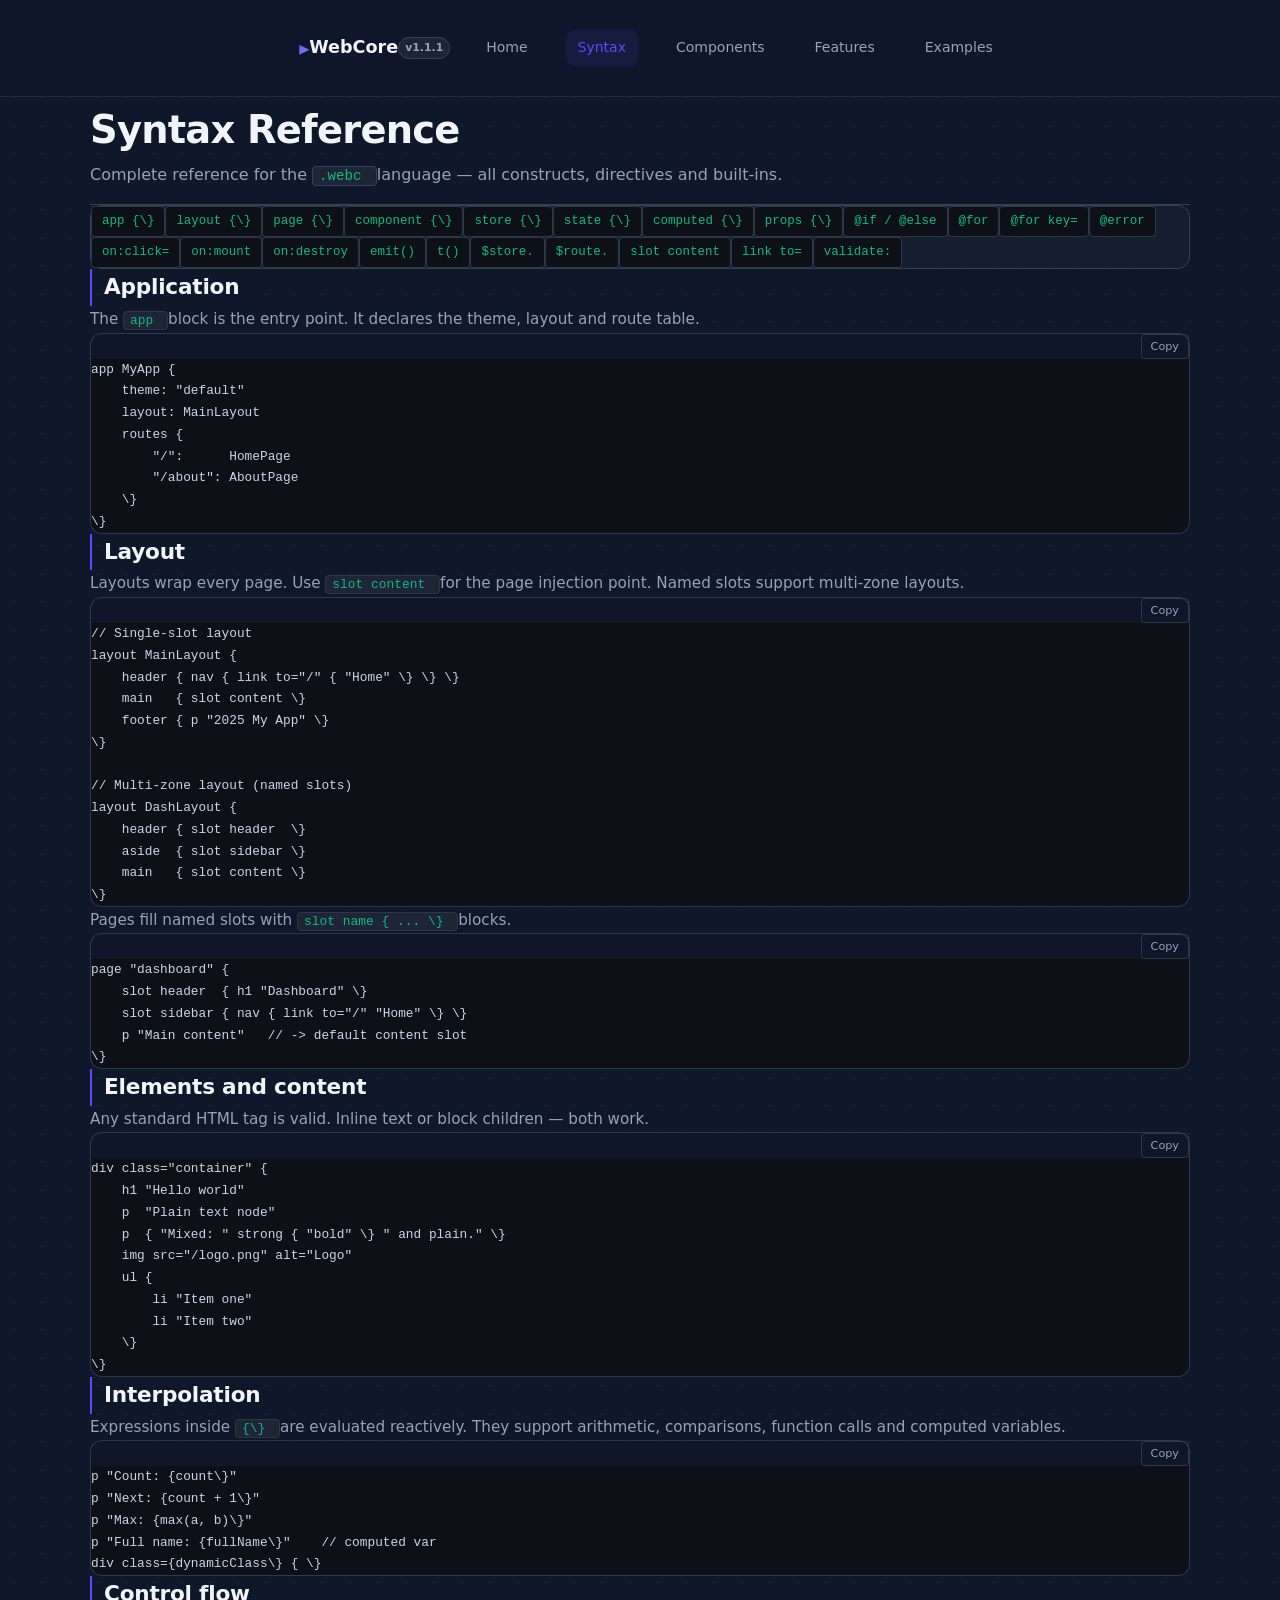
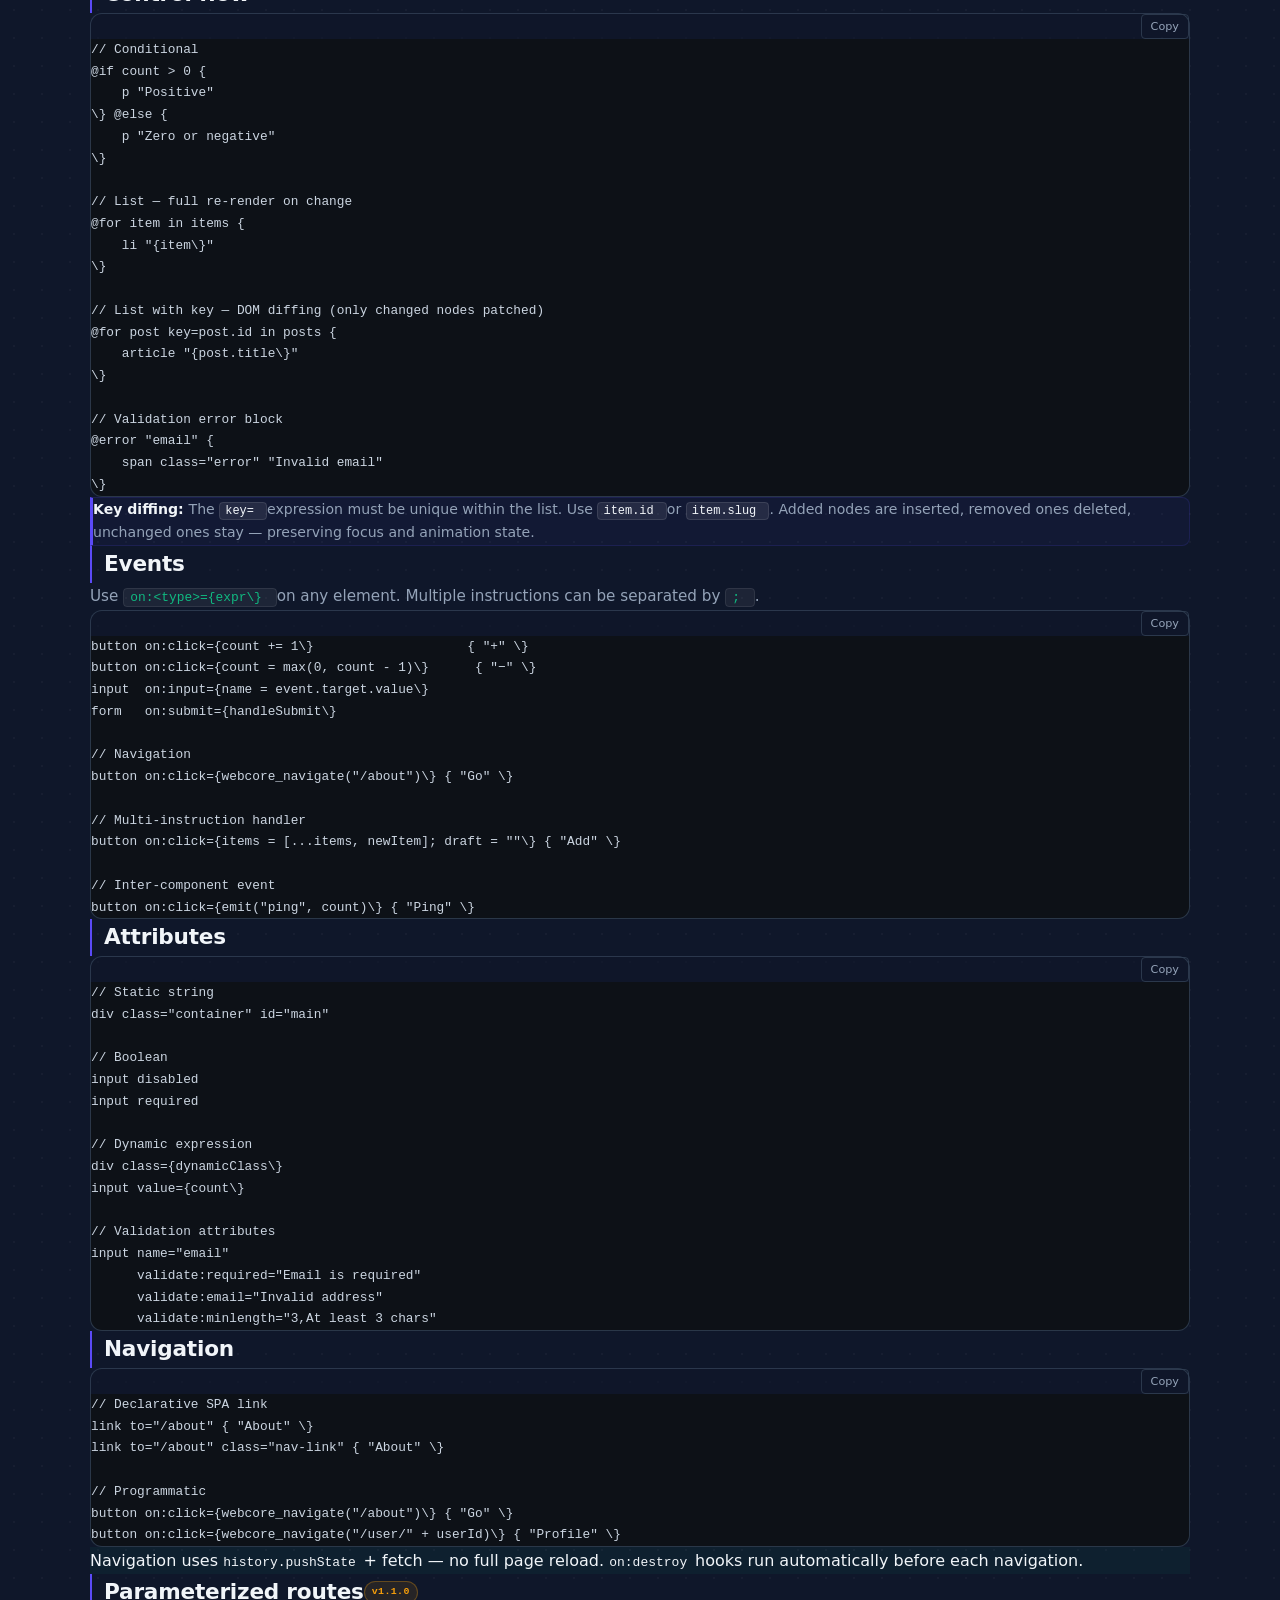
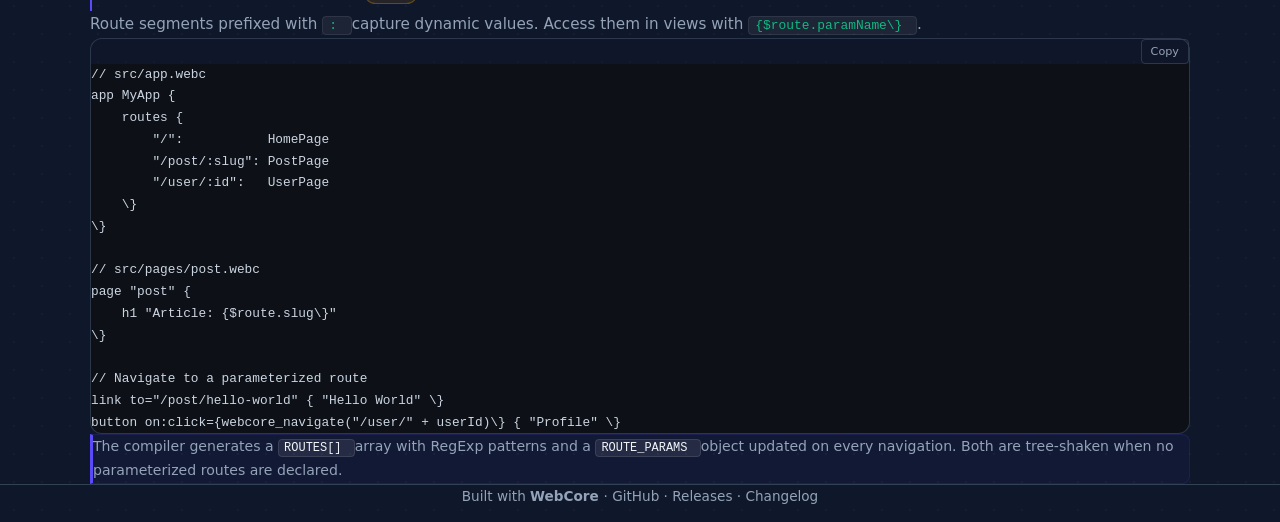
<file: syntax.html>
<!DOCTYPE html>
<html lang="en">
<head>
  <meta charset="UTF-8">
  <meta name="viewport" content="width=device-width, initial-scale=1.0">
  <title>WebCore Docs</title>
  <link rel="stylesheet" href="assets/theme.css">
  <link rel="stylesheet" href="assets/docs.css">
</head>
<body>
<div class="docs-shell">
<header class="site-header"><div class="header-inner"><a class="logo" href="/" onclick="webcore_navigate('/'); return false;"><span class="logo-mark">▸
</span>
<span class="logo-text">WebCore
</span>
<span class="logo-version">v1.1.1
</span>
</a>
<nav class="site-nav"><a href="/" onclick="webcore_navigate('/'); return false;">Home
</a>
<a href="/syntax" onclick="webcore_navigate('/syntax'); return false;">Syntax
</a>
<a href="/components" onclick="webcore_navigate('/components'); return false;">Components
</a>
<a href="/features" onclick="webcore_navigate('/features'); return false;">Features
</a>
<a href="/examples" onclick="webcore_navigate('/examples'); return false;">Examples
</a>
</nav>
</div>
</header>
<main class="site-main"><div class="page-header"><h1>Syntax Reference
</h1>
<p class="page-sub">Complete reference for the 
<code>.webc
</code>
 language — all constructs, directives and built-ins.
</p>
</div>
<div class="quick-ref"><code>app {\}
</code>
<code>layout {\}
</code>
<code>page {\}
</code>
<code>component {\}
</code>
<code>store {\}
</code>
<code>state {\}
</code>
<code>computed {\}
</code>
<code>props {\}
</code>
<code>@if / @else
</code>
<code>@for
</code>
<code>@for key=
</code>
<code>@error
</code>
<code>on:click=
</code>
<code>on:mount
</code>
<code>on:destroy
</code>
<code>emit()
</code>
<code>t()
</code>
<code>$store.
</code>
<code>$route.
</code>
<code>slot content
</code>
<code>link to=
</code>
<code>validate:
</code>
</div>
<section class="doc-section"><h2>Application
</h2>
<p>The 
<code>app
</code>
 block is the entry point. It declares the theme, layout and route table.
</p>
<pre class="code-block">app MyApp {
    theme: &quot;default&quot;
    layout: MainLayout
    routes {
        &quot;/&quot;:      HomePage
        &quot;/about&quot;: AboutPage
    \}
\}
</pre>
</section>
<section class="doc-section"><h2>Layout
</h2>
<p>Layouts wrap every page. Use 
<code>slot content
</code>
 for the page injection point. Named slots support multi-zone layouts.
</p>
<pre class="code-block">// Single-slot layout
layout MainLayout {
    header { nav { link to=&quot;/&quot; { &quot;Home&quot; \} \} \}
    main   { slot content \}
    footer { p &quot;2025 My App&quot; \}
\}

// Multi-zone layout (named slots)
layout DashLayout {
    header { slot header  \}
    aside  { slot sidebar \}
    main   { slot content \}
\}
</pre>
<p>Pages fill named slots with 
<code>slot name { ... \}
</code>
 blocks.
</p>
<pre class="code-block">page &quot;dashboard&quot; {
    slot header  { h1 &quot;Dashboard&quot; \}
    slot sidebar { nav { link to=&quot;/&quot; &quot;Home&quot; \} \}
    p &quot;Main content&quot;   // -&gt; default content slot
\}
</pre>
</section>
<section class="doc-section"><h2>Elements and content
</h2>
<p>Any standard HTML tag is valid. Inline text or block children — both work.
</p>
<pre class="code-block">div class=&quot;container&quot; {
    h1 &quot;Hello world&quot;
    p  &quot;Plain text node&quot;
    p  { &quot;Mixed: &quot; strong { &quot;bold&quot; \} &quot; and plain.&quot; \}
    img src=&quot;/logo.png&quot; alt=&quot;Logo&quot;
    ul {
        li &quot;Item one&quot;
        li &quot;Item two&quot;
    \}
\}
</pre>
</section>
<section class="doc-section"><h2>Interpolation
</h2>
<p>Expressions inside 
<code>{\}
</code>
 are evaluated reactively. They support arithmetic, comparisons, function calls and computed variables.
</p>
<pre class="code-block">p &quot;Count: {count\}&quot;
p &quot;Next: {count + 1\}&quot;
p &quot;Max: {max(a, b)\}&quot;
p &quot;Full name: {fullName\}&quot;    // computed var
div class={dynamicClass\} { \}
</pre>
</section>
<section class="doc-section"><h2>Control flow
</h2>
<pre class="code-block">// Conditional
@if count &gt; 0 {
    p &quot;Positive&quot;
\} @else {
    p &quot;Zero or negative&quot;
\}

// List — full re-render on change
@for item in items {
    li &quot;{item\}&quot;
\}

// List with key — DOM diffing (only changed nodes patched)
@for post key=post.id in posts {
    article &quot;{post.title\}&quot;
\}

// Validation error block
@error &quot;email&quot; {
    span class=&quot;error&quot; &quot;Invalid email&quot;
\}
</pre>
<div class="callout"><strong>Key diffing: 
</strong>
The 
<code>key=
</code>
 expression must be unique within the list. Use 
<code>item.id
</code>
 or 
<code>item.slug
</code>
. Added nodes are inserted, removed ones deleted, unchanged ones stay — preserving focus and animation state.
</div>
</section>
<section class="doc-section"><h2>Events
</h2>
<p>Use 
<code>on:&lt;type&gt;={expr\}
</code>
 on any element. Multiple instructions can be separated by 
<code>;
</code>
.
</p>
<pre class="code-block">button on:click={count += 1\}                    { &quot;+&quot; \}
button on:click={count = max(0, count - 1)\}      { &quot;−&quot; \}
input  on:input={name = event.target.value\}
form   on:submit={handleSubmit\}

// Navigation
button on:click={webcore_navigate(&quot;/about&quot;)\} { &quot;Go&quot; \}

// Multi-instruction handler
button on:click={items = [...items, newItem]; draft = &quot;&quot;\} { &quot;Add&quot; \}

// Inter-component event
button on:click={emit(&quot;ping&quot;, count)\} { &quot;Ping&quot; \}
</pre>
</section>
<section class="doc-section"><h2>Attributes
</h2>
<pre class="code-block">// Static string
div class=&quot;container&quot; id=&quot;main&quot;

// Boolean
input disabled
input required

// Dynamic expression
div class={dynamicClass\}
input value={count\}

// Validation attributes
input name=&quot;email&quot;
      validate:required=&quot;Email is required&quot;
      validate:email=&quot;Invalid address&quot;
      validate:minlength=&quot;3,At least 3 chars&quot;
</pre>
</section>
<section class="doc-section"><h2>Navigation
</h2>
<pre class="code-block">// Declarative SPA link
link to=&quot;/about&quot; { &quot;About&quot; \}
link to=&quot;/about&quot; class=&quot;nav-link&quot; { &quot;About&quot; \}

// Programmatic
button on:click={webcore_navigate(&quot;/about&quot;)\} { &quot;Go&quot; \}
button on:click={webcore_navigate(&quot;/user/&quot; + userId)\} { &quot;Profile&quot; \}
</pre>
<div class="callout-tip">Navigation uses 
<code>history.pushState
</code>
 + fetch — no full page reload. 
<code>on:destroy
</code>
 hooks run automatically before each navigation.
</div>
</section>
<section class="doc-section"><h2>Parameterized routes 
<span class="version-tag">v1.1.0
</span>
</h2>
<p>Route segments prefixed with 
<code>:
</code>
 capture dynamic values. Access them in views with 
<code>{$route.paramName\}
</code>
.
</p>
<pre class="code-block">// src/app.webc
app MyApp {
    routes {
        &quot;/&quot;:           HomePage
        &quot;/post/:slug&quot;: PostPage
        &quot;/user/:id&quot;:   UserPage
    \}
\}

// src/pages/post.webc
page &quot;post&quot; {
    h1 &quot;Article: {$route.slug\}&quot;
\}

// Navigate to a parameterized route
link to=&quot;/post/hello-world&quot; { &quot;Hello World&quot; \}
button on:click={webcore_navigate(&quot;/user/&quot; + userId)\} { &quot;Profile&quot; \}
</pre>
<div class="callout">The compiler generates a 
<code>ROUTES[]
</code>
 array with RegExp patterns and a 
<code>ROUTE_PARAMS
</code>
 object updated on every navigation. Both are tree-shaken when no parameterized routes are declared.
</div>
</section>
</main>
<footer class="site-footer"><p>Built with 
<strong>WebCore
</strong>
 · 
<a href="https://github.com/PrinMeshia/Webcore">GitHub
</a>
 · 
<a href="https://github.com/PrinMeshia/Webcore/releases">Releases
</a>
 · 
<a href="https://github.com/PrinMeshia/Webcore/blob/main/CHANGELOG.md">Changelog
</a>
</p>
</footer>
</div>
  <script src="assets/webcore.js?v=fd9fde34"></script>
</body>
</html>
</file>
<file: assets/theme.css>
:root{--color-surface:#1e293b;--color-accent:#f59e0b;--color-danger:#ef4444;--color-border:#334155;--color-code-bg:#0d1117;--color-secondary:#10b981;--color-text:#f1f5f9;--color-primary:#5b4af7;--color-background:#0f172a;--color-muted:#94a3b8;--font-mono:ui-monospace,SFMono-Regular,"Fira Code",monospace;--font-sans:Inter,system-ui,sans-serif;--space-xs:.25rem;--space-sm:.5rem;--space-md:1rem;--space-xl:2rem;--space-xxl:4rem;--space-lg:1.5rem;--radius-md:8px;--radius-sm:4px;--radius-lg:12px}*,:before,:after{box-sizing:border-box}body{margin:0;font-family:var(--font-base,system-ui,-apple-system,sans-serif);background:var(--color-background,#fafafa);color:var(--color-text,#111);line-height:1.5}a{color:var(--color-primary,#1e88e5);text-decoration:none}a:hover{text-decoration:underline}button{font:inherit;cursor:pointer;padding:.5em 1.25em;border:none;border-radius:var(--radius-button,6px);background:var(--color-primary,#1e88e5);color:var(--color-onPrimary,#fff);transition:opacity .15s}button:hover{opacity:.85}header{display:flex;align-items:center;justify-content:space-between;padding:1rem 2rem;background:var(--color-primary,#1e88e5);color:var(--color-onPrimary,#fff)}header a{color:inherit;margin-left:1.5rem}header nav{display:flex;gap:1rem}main{padding:2rem;max-width:960px;margin:0 auto}footer{padding:1.5rem 2rem;text-align:center;color:var(--color-text-muted,#6b7280);font-size:.875rem}h1,h2,h3{font-family:var(--font-heading,inherit);margin:0 0 .5em}p{margin:0 0 1em}[data-v=wc-017a17] .syntax-block{background:var(--color-code-bg);border:1px solid var(--color-border);border-radius:var(--radius-lg);overflow:hidden;margin:var(--spacing-md)0}[data-v=wc-017a17] .syntax-header{display:flex;align-items:center;gap:var(--spacing-sm);padding:var(--spacing-sm)var(--spacing-md);background:var(--color-surface);border-bottom:1px solid var(--color-border)}[data-v=wc-017a17] .syntax-lang{font-size:.7rem;font-weight:700;text-transform:uppercase;letter-spacing:.08em;color:var(--color-secondary)}[data-v=wc-017a17] .syntax-title{font-size:.8rem;color:var(--color-muted)}[data-v=wc-017a17] .syntax-body{padding:var(--spacing-md);font-family:var(--font-mono);font-size:.85rem;line-height:1.65;color:var(--color-text);white-space:pre;overflow-x:auto}[data-v=wc-084d57] .feature-card{background:rgba(30,41,59,.5);border:1px solid var(--color-border);border-radius:var(--radius-lg);padding:var(--spacing-lg);display:flex;flex-direction:column;gap:var(--spacing-md);min-width:0;position:relative;overflow:hidden;transition:border-color .2s,transform .2s,box-shadow .2s}[data-v=wc-084d57] .feature-card:after{content:"";position:absolute;top:0;left:0;right:0;height:2px;background:linear-gradient(90deg,var(--color-primary),#818cf8);opacity:0;transition:opacity .2s}[data-v=wc-084d57] .feature-card:hover{border-color:rgba(91,74,247,.4);transform:translateY(-3px);box-shadow:0 16px 40px rgba(0,0,0,.35)}[data-v=wc-084d57] .feature-card:hover:after{opacity:1}[data-v=wc-084d57] .feature-icon-wrap{width:2.25rem;height:2.25rem;border-radius:var(--radius-md);background:rgba(91,74,247,.1);border:1px solid rgba(91,74,247,.15);display:flex;align-items:center;justify-content:center;flex-shrink:0}[data-v=wc-084d57] .feature-icon{font-size:1.1rem;line-height:1}[data-v=wc-084d57] .feature-top{display:flex;align-items:flex-start;justify-content:space-between;gap:var(--spacing-sm)}[data-v=wc-084d57] .feature-title{font-size:.925rem;font-weight:700;color:var(--color-text);line-height:1.3}[data-v=wc-084d57] .feature-tag{font-size:.62rem;font-weight:700;text-transform:uppercase;letter-spacing:.07em;color:var(--color-primary);background:rgba(91,74,247,.1);border:1px solid rgba(91,74,247,.18);padding:2px 6px;border-radius:999px;white-space:nowrap;flex-shrink:0}[data-v=wc-084d57] .feature-desc{font-size:.85rem;color:var(--color-muted);line-height:1.65;overflow-wrap:break-word}[data-v=wc-90dbe1] .demo-box{background:var(--color-surface);border:1px solid var(--color-border);border-radius:var(--radius-lg);padding:var(--spacing-xl);margin:var(--spacing-lg)0}[data-v=wc-90dbe1] .demo-label{font-size:.75rem;text-transform:uppercase;letter-spacing:.08em;color:var(--color-primary);font-weight:600;margin-bottom:var(--spacing-md)}[data-v=wc-90dbe1] .counter-display{display:flex;justify-content:center;margin:var(--spacing-md)0}[data-v=wc-90dbe1] .counter-value{font-size:4rem;font-weight:800;color:var(--color-primary);font-variant-numeric:tabular-nums}[data-v=wc-90dbe1] .counter-controls{display:flex;gap:var(--spacing-sm);justify-content:center;margin:var(--spacing-md)0}[data-v=wc-90dbe1] .btn{padding:.5rem 1.25rem;border:none;border-radius:var(--radius-md);font-size:.95rem;font-weight:600;cursor:pointer;transition:opacity .15s}[data-v=wc-90dbe1] .btn:hover{opacity:.85}[data-v=wc-90dbe1] .btn-primary{background:var(--color-primary);color:#fff}[data-v=wc-90dbe1] .btn-secondary{background:var(--color-secondary);color:#fff}[data-v=wc-90dbe1] .btn-ghost{background:0 0;color:var(--color-muted);border:1px solid var(--color-border)}[data-v=wc-90dbe1] .counter-info{display:flex;align-items:center;gap:var(--spacing-xs);justify-content:center;color:var(--color-muted);font-size:.9rem;margin-top:var(--spacing-md)}[data-v=wc-90dbe1] .step-input{width:60px;background:var(--color-code-bg);border:1px solid var(--color-border);color:var(--color-text);padding:.2rem .4rem;border-radius:var(--radius-sm);font-size:.9rem;text-align:center}[data-v=wc-90dbe1] .badge{margin-top:var(--spacing-sm);font-size:.8rem;font-weight:600;padding:.2rem .75rem;border-radius:999px;display:inline-block;text-align:center}[data-v=wc-90dbe1] .badge-accent{background:var(--color-accent);color:#000}[data-v=wc-90dbe1] .badge-muted{background:var(--color-border);color:var(--color-muted)}@media (max-width:480px){[data-v=wc-90dbe1] .counter-value{font-size:3rem}[data-v=wc-90dbe1] .counter-controls{flex-wrap:wrap}}
</file>
<file: assets/docs.css>
*,:before,:after{box-sizing:border-box;margin:0;padding:0}body{background:var(--color-background);color:var(--color-text);font-family:var(--font-sans);line-height:1.7;background-image:radial-gradient(circle,rgba(255,255,255,.03) 1px,transparent 1px);background-size:28px 28px}.docs-shell{display:flex;flex-direction:column;min-height:100vh}.site-header{background:rgba(15,23,42,.8);backdrop-filter:blur(16px);-webkit-backdrop-filter:blur(16px);border-bottom:1px solid rgba(51,65,85,.5);position:sticky;top:0;z-index:10}.header-inner{max-width:1100px;margin:0 auto;padding:0 var(--spacing-xl);height:64px;display:flex;align-items:center;justify-content:space-between}a.logo{display:flex;align-items:center;gap:var(--spacing-sm);font-weight:700;font-size:1.1rem;text-decoration:none}.logo-mark{font-size:1.25rem;background:linear-gradient(135deg,var(--color-primary),#818cf8);-webkit-background-clip:text;background-clip:text;color:transparent}.logo-text{color:var(--color-text)}.logo-version{font-size:.68rem;color:var(--color-muted);background:rgba(255,255,255,.06);border:1px solid var(--color-border);padding:1px 6px;border-radius:999px}.site-nav{display:flex;gap:2px}.site-nav a{color:var(--color-muted);text-decoration:none;font-size:.875rem;font-weight:500;padding:6px 12px;border-radius:var(--radius-md);transition:color .15s,background .15s}.site-nav a:hover{color:var(--color-text);background:rgba(255,255,255,.05)}.site-nav a.active{color:var(--color-primary);background:rgba(91,74,247,.1)}.site-main{flex:1;max-width:1100px;margin:0 auto;width:100%;padding:var(--spacing-xxl)var(--spacing-xl)}.site-footer{border-top:1px solid var(--color-border);padding:var(--spacing-xl);text-align:center;color:var(--color-muted);font-size:.85rem}.site-footer a{color:var(--color-muted);text-decoration:none;transition:color .15s}.site-footer a:hover{color:var(--color-text)}.hero{text-align:center;padding:var(--spacing-xxl)0 calc(var(--spacing-xxl)*1.25);position:relative}.hero:before{content:"";position:absolute;top:-10%;left:50%;transform:translate(-50%);width:800px;height:500px;background:radial-gradient(rgba(91,74,247,.11) 0%,transparent 65%);pointer-events:none;z-index:0}.hero>*{position:relative;z-index:1}@media (min-width:900px){.hero{display:grid;grid-template-columns:1fr 1fr;column-gap:4rem;text-align:left;align-items:start}.hero-badge,.hero-title,.hero-sub,.hero-actions{grid-column:1}.hero-snippet{grid-column:2;grid-row:1/-1;margin:0;max-width:none;align-self:center}.hero-sub{max-width:none;margin-left:0;margin-right:0}.hero-actions{justify-content:flex-start}}.hero-badge{display:inline-flex;align-items:center;gap:6px;font-size:.7rem;font-weight:700;text-transform:uppercase;letter-spacing:.1em;color:var(--color-secondary);background:rgba(16,185,129,.08);border:1px solid rgba(16,185,129,.25);padding:4px 12px;border-radius:999px;margin-bottom:var(--spacing-lg)}.hero-title{font-size:max(2rem,min(4.5vw,3.25rem));font-weight:900;line-height:1.08;margin-bottom:var(--spacing-lg);letter-spacing:-.02em;text-wrap:balance}.hero-accent{background:linear-gradient(120deg,var(--color-primary)0%,#818cf8 55%,#c4b5fd 100%);-webkit-background-clip:text;background-clip:text;color:transparent}.hero-sub{font-size:1.05rem;color:var(--color-muted);max-width:540px;margin:0 auto var(--spacing-xl);line-height:1.75}.hero-sub code{background:rgba(255,255,255,.06);border:1px solid var(--color-border);padding:1px 6px;border-radius:var(--radius-sm);font-family:var(--font-mono);font-size:.9em;color:var(--color-secondary)}.hero-actions{display:flex;gap:var(--spacing-md);justify-content:center;margin-bottom:var(--spacing-xxl);flex-wrap:wrap}.btn-hero-primary{background:linear-gradient(135deg,var(--color-primary),#818cf8);color:#fff;padding:.75rem 1.75rem;border-radius:var(--radius-md);text-decoration:none;font-weight:700;font-size:.9rem;letter-spacing:.01em;transition:opacity .15s,transform .15s,box-shadow .15s;display:inline-block;box-shadow:0 4px 20px rgba(91,74,247,.3)}.btn-hero-primary:hover{opacity:.9;transform:translateY(-2px);box-shadow:0 8px 28px rgba(91,74,247,.4)}.btn-hero-secondary{background:rgba(255,255,255,.04);color:var(--color-text);padding:.75rem 1.75rem;border-radius:var(--radius-md);text-decoration:none;font-weight:600;font-size:.9rem;border:1px solid var(--color-border);transition:border-color .15s,color .15s,transform .15s,background .15s;display:inline-block}.btn-hero-secondary:hover{border-color:rgba(91,74,247,.5);color:var(--color-primary);transform:translateY(-2px);background:rgba(91,74,247,.04)}.hero-snippet{max-width:600px;margin:0 auto;text-align:left;border:1px solid rgba(51,65,85,.8);border-radius:var(--radius-lg);overflow:hidden;box-shadow:0 32px 72px rgba(0,0,0,.55),0 0 0 1px rgba(91,74,247,.08)}.hero-snippet:before{content:"";display:block;height:2rem;background-color:rgba(255,255,255,.02);background-image:radial-gradient(circle at 14px,#ef4444 4px,transparent 4px),radial-gradient(circle at 28px,#f59e0b 4px,transparent 4px),radial-gradient(circle at 42px,#10b981 4px,transparent 4px);border-bottom:1px solid rgba(51,65,85,.6)}.hero-code{background:var(--color-code-bg);border:none;border-radius:0;padding:var(--spacing-lg);font-family:var(--font-mono);font-size:.8rem;line-height:1.7;color:#cbd5e1;overflow-x:auto;white-space:pre}.stats-bar{display:flex;align-items:stretch;border:1px solid var(--color-border);border-radius:var(--radius-lg);background:rgba(30,41,59,.5);overflow:hidden;margin-bottom:var(--spacing-xxl);flex-wrap:wrap}.stat-item{flex:1;display:flex;flex-direction:column;align-items:center;justify-content:center;padding:var(--spacing-lg)var(--spacing-md);border-right:1px solid var(--color-border);min-width:120px;gap:3px}.stat-item:last-child{border-right:none}.stat-num{font-size:1.3rem;font-weight:800;color:var(--color-text);font-variant-numeric:tabular-nums;letter-spacing:-.01em}.stat-desc{font-size:.7rem;color:var(--color-muted);text-transform:uppercase;letter-spacing:.07em;text-align:center}.section{margin-top:var(--spacing-xxl)}.section-title{font-size:1.65rem;font-weight:800;margin-bottom:var(--spacing-md);letter-spacing:-.01em;display:flex;align-items:center;gap:.6rem}.section-title:before{content:"";display:block;width:3px;height:1.25em;flex-shrink:0;background:linear-gradient(to bottom,var(--color-primary),#818cf8);border-radius:2px}.section-sub{color:var(--color-muted);margin-bottom:var(--spacing-xl);max-width:600px;font-size:.95rem}.section-sub code{background:rgba(255,255,255,.06);border:1px solid var(--color-border);padding:1px 6px;border-radius:var(--radius-sm);font-family:var(--font-mono);font-size:.88em;color:var(--color-secondary)}.feature-grid{display:grid;grid-template-columns:repeat(3,1fr);gap:var(--spacing-md)}.feature-grid>*{min-width:0}.install-steps{display:flex;flex-direction:column;gap:var(--spacing-xl)}.install-step{display:flex;gap:var(--spacing-lg);align-items:flex-start}.step-num{flex-shrink:0;width:2rem;height:2rem;background:linear-gradient(135deg,var(--color-primary),#818cf8);color:#fff;border-radius:50%;display:flex;align-items:center;justify-content:center;font-weight:800;font-size:.85rem;box-shadow:0 3px 10px rgba(91,74,247,.35)}.inline-code{background:var(--color-code-bg);border:1px solid var(--color-border);border-left:2px solid rgba(91,74,247,.5);border-radius:0 var(--radius-md)var(--radius-md)0;padding:var(--spacing-sm)var(--spacing-md);font-family:var(--font-mono);font-size:.8rem;color:var(--color-text);margin-top:var(--spacing-xs);white-space:pre;overflow-x:auto;display:block}.page-header{padding-bottom:var(--spacing-xl);margin-bottom:var(--spacing-xxl);border-bottom:1px solid var(--color-border)}.page-header h1{font-size:2.4rem;font-weight:900;margin-bottom:var(--spacing-sm);letter-spacing:-.02em;text-wrap:balance}.page-sub{color:var(--color-muted);font-size:1rem;line-height:1.6}.page-sub code{background:rgba(255,255,255,.06);border:1px solid var(--color-border);padding:1px 6px;border-radius:var(--radius-sm);font-family:var(--font-mono);font-size:.88em;color:var(--color-secondary)}.quick-ref{display:flex;flex-wrap:wrap;gap:var(--spacing-sm);padding:var(--spacing-lg);background:rgba(30,41,59,.4);border:1px solid var(--color-border);border-radius:var(--radius-lg);margin-bottom:var(--spacing-xxl)}.quick-ref code{background:var(--color-code-bg);border:1px solid rgba(51,65,85,.8);padding:4px 10px;border-radius:var(--radius-sm);font-family:var(--font-mono);font-size:.78rem;color:var(--color-secondary);white-space:nowrap;cursor:default;transition:border-color .15s,color .15s}.quick-ref code:hover{border-color:rgba(91,74,247,.4);color:#a78bfa}.doc-section{margin-bottom:var(--spacing-xxl)}.doc-section h2{font-size:1.35rem;font-weight:800;margin-bottom:var(--spacing-md);color:var(--color-text);padding-left:.75rem;border-left:2px solid var(--color-primary);letter-spacing:-.01em;display:flex;align-items:center;gap:var(--spacing-sm);flex-wrap:wrap}.version-tag{display:inline-block;font-size:.62rem;font-weight:700;letter-spacing:.04em;color:var(--color-accent);background:rgba(245,158,11,.1);border:1px solid rgba(245,158,11,.3);padding:2px 7px;border-radius:999px;vertical-align:middle;font-family:var(--font-mono)}.doc-section p{color:var(--color-muted);margin-bottom:var(--spacing-md);line-height:1.75;font-size:.95rem}.doc-section p code{background:rgba(255,255,255,.06);border:1px solid rgba(255,255,255,.08);padding:1px 6px;border-radius:var(--radius-sm);font-family:var(--font-mono);font-size:.85em;color:var(--color-secondary)}.callout{display:block;padding:var(--spacing-md)var(--spacing-lg);background:rgba(91,74,247,.05);border:1px solid rgba(91,74,247,.15);border-left:3px solid var(--color-primary);border-radius:0 var(--radius-md)var(--radius-md)0;margin:calc(-1*var(--spacing-sm))0 var(--spacing-lg);font-size:.88rem;color:var(--color-muted);line-height:1.7}.callout-tip{background:rgba(16,185,129,.05);border-color:rgba(16,185,129,.15);border-left-color:var(--color-secondary)}.callout-warning{background:rgba(245,158,11,.05);border-color:rgba(245,158,11,.15);border-left-color:var(--color-accent)}.callout strong{color:var(--color-text)}.callout code{background:rgba(255,255,255,.08);border:1px solid rgba(255,255,255,.1);padding:1px 5px;border-radius:var(--radius-sm);font-family:var(--font-mono);font-size:.85em;color:var(--color-text)}.code-block{background:var(--color-code-bg);border:1px solid rgba(51,65,85,.8);border-radius:var(--radius-lg);padding:var(--spacing-lg)var(--spacing-xl);font-family:var(--font-mono);font-size:.8rem;line-height:1.7;color:#cbd5e1;overflow-x:auto;white-space:pre;margin:var(--spacing-sm)0 var(--spacing-lg);display:block}.table-wrap,.feature-table{overflow-x:auto;margin:var(--spacing-md)0;border-radius:var(--radius-lg);border:1px solid var(--color-border)}table{width:100%;border-collapse:collapse;font-size:.875rem}th{text-align:left;padding:var(--spacing-md)var(--spacing-lg);background:rgba(30,41,59,.8);border-bottom:1px solid var(--color-border);font-weight:700;font-size:.8rem;text-transform:uppercase;letter-spacing:.05em;color:var(--color-muted)}td{padding:var(--spacing-md)var(--spacing-lg);border-bottom:1px solid rgba(51,65,85,.4);color:var(--color-muted);vertical-align:top;font-size:.875rem}td code{background:rgba(255,255,255,.06);border:1px solid rgba(255,255,255,.08);padding:1px 5px;border-radius:var(--radius-sm);font-family:var(--font-mono);font-size:.8em;color:var(--color-secondary)}tr:last-child td{border-bottom:none}tbody tr:nth-child(2n) td{background:rgba(255,255,255,.016)}@media (max-width:1024px){.feature-grid{grid-template-columns:repeat(2,1fr)}.examples-grid{grid-template-columns:repeat(2,1fr)}.stats-bar{flex-wrap:wrap}}@media (max-width:768px){.header-inner{padding:0 var(--spacing-md)}.site-nav{gap:0}.site-main{padding:var(--spacing-xl)var(--spacing-md)}.feature-grid{grid-template-columns:1fr}.examples-grid{grid-template-columns:1fr}.hero{grid-template-columns:1fr!important;text-align:center!important}.hero-snippet{grid-column:1!important;grid-row:auto!important;margin:0 auto!important}.hero-actions{flex-direction:column;align-items:center;justify-content:center!important}.hero-sub{margin-left:auto!important;margin-right:auto!important}.page-nav-dynamic{flex-direction:column;gap:var(--spacing-sm)}.stat-item{min-width:calc(50% - 1px);border-bottom:1px solid var(--color-border)}}.code-header{display:flex;justify-content:flex-end;align-items:center;padding:.25rem var(--spacing-sm);background:rgba(15,23,42,.6);border:1px solid rgba(51,65,85,.8);border-bottom:none;border-radius:var(--radius-lg)var(--radius-lg)0 0}.code-wrap .code-block{border-top:none;border-radius:0 0 var(--radius-lg)var(--radius-lg);margin-top:0}.copy-btn{background:0 0;border:1px solid rgba(51,65,85,.8);color:var(--color-muted);border-radius:var(--radius-sm);padding:2px 9px;font-size:.7rem;cursor:pointer;transition:color .15s,border-color .15s;font-family:var(--font-sans)}.copy-btn:hover{color:var(--color-text);border-color:rgba(91,74,247,.5)}.copy-btn.copied{color:var(--color-secondary);border-color:var(--color-secondary)}.anchor-link{margin-left:.5rem;color:var(--color-border);text-decoration:none;font-weight:400;opacity:0;transition:opacity .15s}.doc-section h2:hover .anchor-link{opacity:1}.page-nav-dynamic{display:flex;justify-content:space-between;margin-top:var(--spacing-xxl);padding-top:var(--spacing-xl);border-top:1px solid var(--color-border)}.page-nav-link{color:var(--color-muted);text-decoration:none;font-size:.875rem;font-weight:600;padding:var(--spacing-sm)var(--spacing-md);border:1px solid var(--color-border);border-radius:var(--radius-md);transition:color .15s,border-color .15s,transform .15s}.page-nav-link:hover{color:var(--color-primary);border-color:rgba(91,74,247,.4);transform:translateY(-1px)}.page-nav-next{margin-left:auto}.scroll-top{position:fixed;bottom:2rem;right:2rem;width:2.25rem;height:2.25rem;background:linear-gradient(135deg,var(--color-primary),#818cf8);color:#fff;border:none;border-radius:50%;font-size:1rem;line-height:1;cursor:pointer;opacity:0;transform:translateY(1rem);transition:opacity .2s,transform .2s;z-index:100;pointer-events:none;box-shadow:0 4px 14px rgba(91,74,247,.4)}.scroll-top.visible{opacity:1;transform:translateY(0);pointer-events:auto}.examples-grid{display:grid;grid-template-columns:repeat(3,1fr);gap:var(--spacing-md);margin-top:var(--spacing-lg)}.examples-grid>*{min-width:0}.example-card{background:rgba(30,41,59,.5);border:1px solid var(--color-border);border-radius:var(--radius-lg);padding:var(--spacing-xl);display:flex;flex-direction:column;gap:var(--spacing-md);transition:border-color .2s,transform .2s,box-shadow .2s;position:relative;overflow:hidden}.example-card:before{content:"";position:absolute;top:0;left:0;right:0;height:2px;background:linear-gradient(90deg,var(--color-primary),#818cf8);opacity:0;transition:opacity .2s}.example-card:hover{border-color:rgba(91,74,247,.4);transform:translateY(-3px);box-shadow:0 16px 40px rgba(0,0,0,.35)}.example-card:hover:before{opacity:1}.example-tag{display:inline-block;font-family:var(--font-mono);font-size:.7rem;color:var(--color-primary);background:rgba(91,74,247,.08);border:1px solid rgba(91,74,247,.18);padding:2px 8px;border-radius:999px;align-self:flex-start}.example-card h3{font-size:1rem;font-weight:700;color:var(--color-text)}.example-card p{color:var(--color-muted);font-size:.85rem;line-height:1.65;flex:1;overflow-wrap:break-word}.example-card .code-block{font-size:.75rem;padding:var(--spacing-sm)var(--spacing-md);margin:0}
</file>
